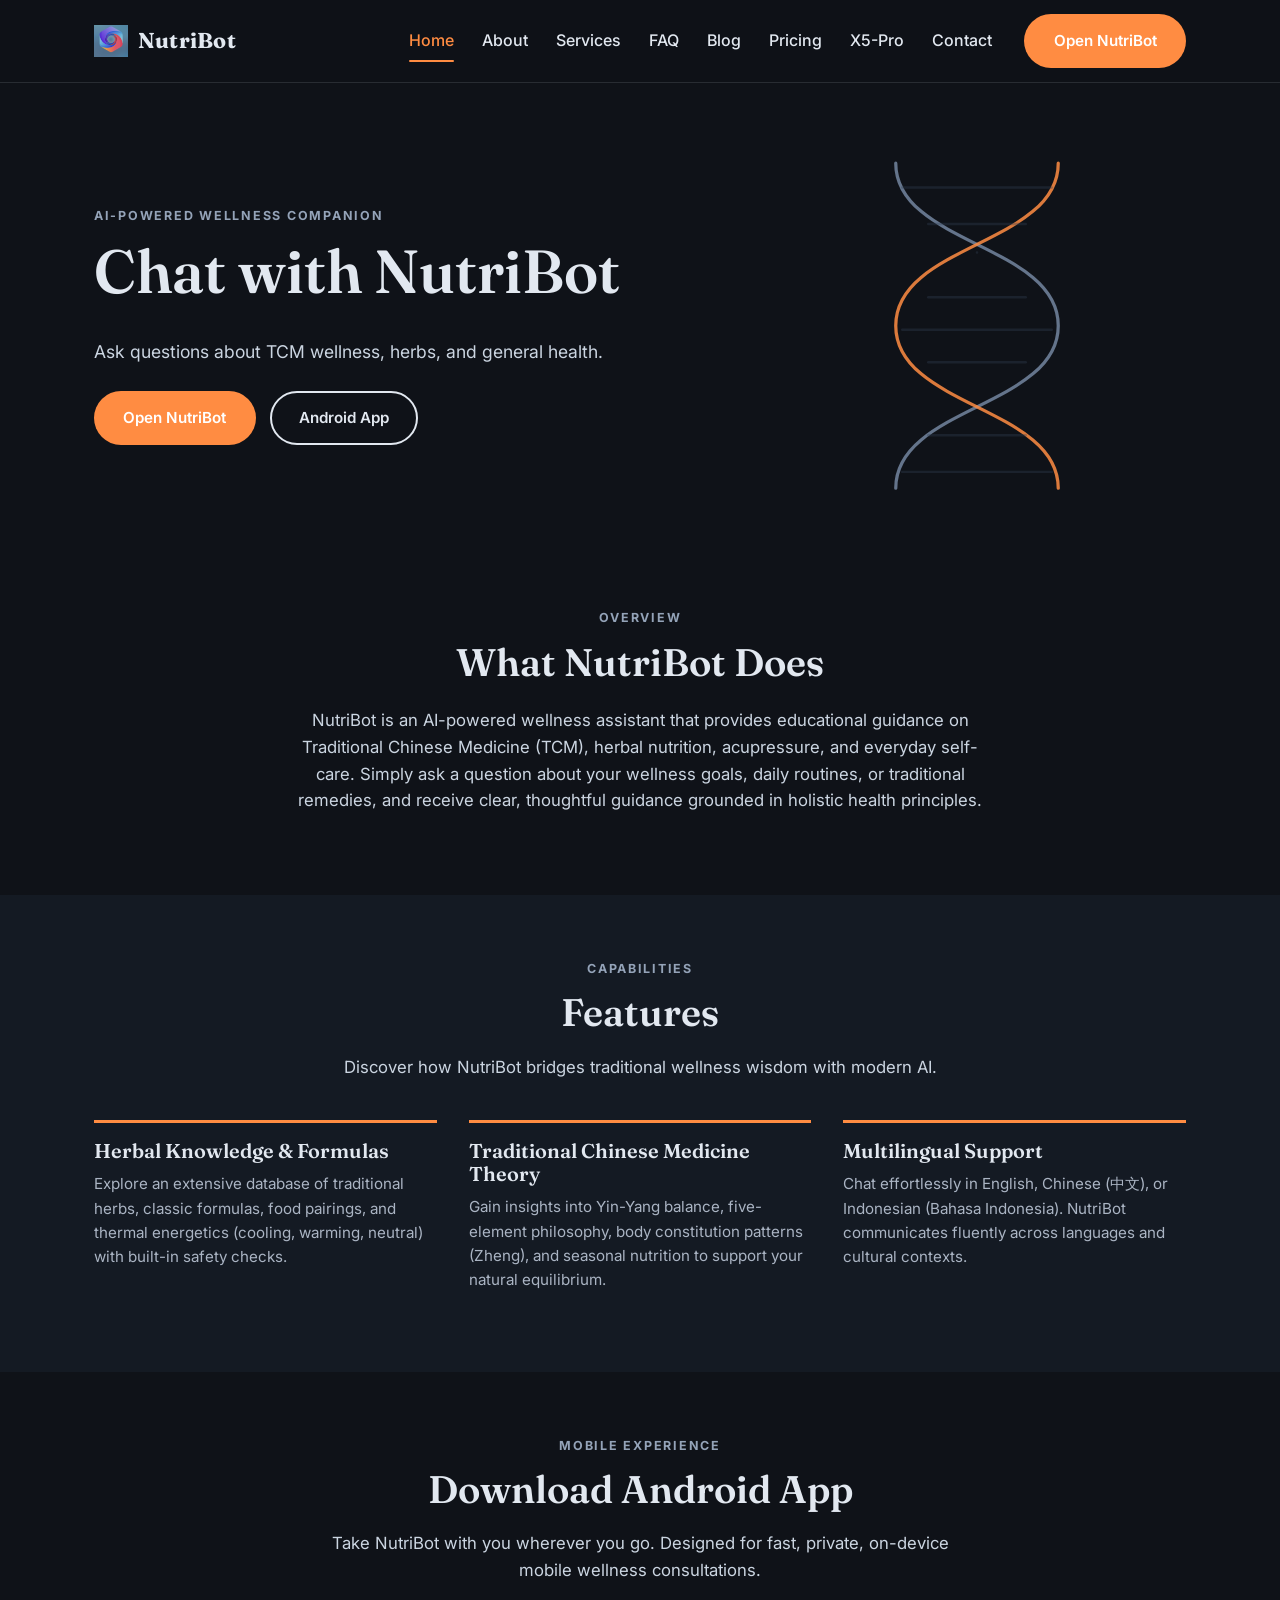
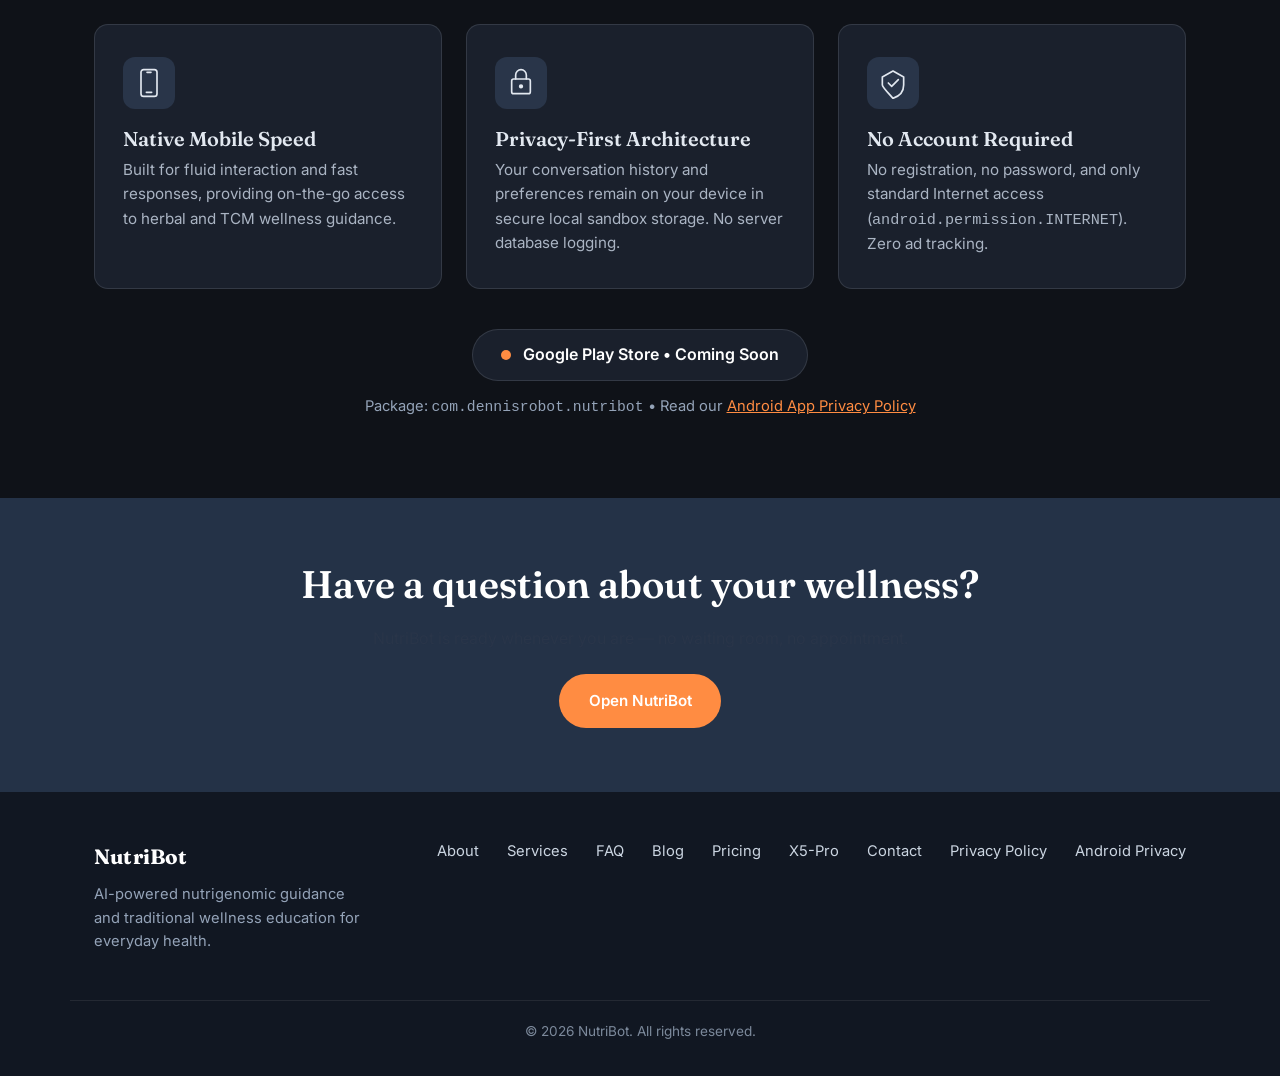
<file: index.html>
<!DOCTYPE html>
<html lang="en">
<head>
<meta charset="UTF-8">
<meta name="viewport" content="width=device-width, initial-scale=1.0">
<title>NutriBot — AI TCM &amp; Wellness Companion</title>
<meta name="description" content="Chat with NutriBot. Ask questions about TCM wellness, herbs, and general health.">
<link rel="preconnect" href="https://fonts.googleapis.com">
<link rel="preconnect" href="https://fonts.gstatic.com" crossorigin>
<link href="https://fonts.googleapis.com/css2?family=Fraunces:opsz,wght@9..144,400;9..144,500;9..144,600;9..144,700&family=Inter:wght@400;500;600;700&display=swap" rel="stylesheet">
<link rel="stylesheet" href="assets/style.css">
</head>
<body>

<!-- ===== HEADER ===== -->
<header class="site-header">
  <div class="container header-inner">
    <a href="index.html" class="logo">
      <img class="logo-mark" src="assets/logo.png" alt="" width="34" height="34">
      <span class="logo-text">NutriBot</span>
    </a>

    <nav class="main-nav" aria-label="Primary">
      <a href="index.html" class="active">Home</a>
      <a href="about.html">About</a>
      <a href="services.html">Services</a>
      <a href="faq.html">FAQ</a>
      <a href="blog.html">Blog</a>
      <a href="pricing_1.html">Pricing</a>
      <a href="x5-pro.html">X5-Pro</a>
      <a href="contact.html">Contact</a>
    </nav>

    <a href="https://ainutribot.streamlit.app" class="btn btn-primary nav-cta" target="_blank" rel="noopener">Open NutriBot</a>

    <button class="nav-toggle" aria-label="Toggle menu" aria-expanded="false">
      <span></span><span></span><span></span>
    </button>
  </div>
</header>

<!-- ===== HERO ===== -->
<section class="hero">
  <div class="container hero-inner">
    <div class="hero-copy">
      <p class="eyebrow">AI-Powered Wellness Companion</p>
      <h1>Chat with NutriBot</h1>
      <p class="hero-sub">Ask questions about TCM wellness, herbs, and general health.</p>
      <div class="hero-actions">
        <a href="https://ainutribot.streamlit.app" class="btn btn-primary" target="_blank" rel="noopener">Open NutriBot</a>
        <a href="#android" class="btn btn-ghost">Android App</a>
      </div>
    </div>
    <div class="hero-visual" aria-hidden="true">
      <svg viewBox="0 0 320 420" width="100%" class="helix">
        <path d="M60 10 C60 110, 260 110, 260 210 C260 310, 60 310, 60 410" stroke="#64748B" stroke-width="4" fill="none" stroke-linecap="round"/>
        <path d="M260 10 C260 110, 60 110, 60 210 C60 310, 260 310, 260 410" stroke="#FF8C42" stroke-width="4" fill="none" stroke-linecap="round" opacity="0.85"/>
        <g stroke="#334155" stroke-width="3" stroke-linecap="round" opacity="0.35">
          <line x1="68" y1="40" x2="252" y2="40"/>
          <line x1="100" y1="85" x2="220" y2="85"/>
          <line x1="160" y1="120" x2="160" y2="120"/>
          <line x1="100" y1="175" x2="220" y2="175"/>
          <line x1="68" y1="215" x2="252" y2="215"/>
          <line x1="100" y1="255" x2="220" y2="255"/>
          <line x1="100" y1="345" x2="220" y2="345"/>
          <line x1="68" y1="390" x2="252" y2="390"/>
        </g>
      </svg>
    </div>
  </div>
</section>

<!-- ===== WHAT NUTRIBOT DOES ===== -->
<section class="section" id="about">
  <div class="container intro-block">
    <p class="eyebrow">Overview</p>
    <h2>What NutriBot Does</h2>
    <p class="lead">NutriBot is an AI-powered wellness assistant that provides educational guidance on Traditional Chinese Medicine (TCM), herbal nutrition, acupressure, and everyday self-care. Simply ask a question about your wellness goals, daily routines, or traditional remedies, and receive clear, thoughtful guidance grounded in holistic health principles.</p>
  </div>
</section>

<!-- ===== FEATURES ===== -->
<section class="section section-alt" id="features">
  <div class="container">
    <div class="section-head">
      <p class="eyebrow">Capabilities</p>
      <h2>Features</h2>
      <p class="lead">Discover how NutriBot bridges traditional wellness wisdom with modern AI.</p>
    </div>

    <div class="feature-grid">
      <div class="feature">
        <h3>Herbal Knowledge &amp; Formulas</h3>
        <p>Explore an extensive database of traditional herbs, classic formulas, food pairings, and thermal energetics (cooling, warming, neutral) with built-in safety checks.</p>
      </div>
      <div class="feature">
        <h3>Traditional Chinese Medicine Theory</h3>
        <p>Gain insights into Yin-Yang balance, five-element philosophy, body constitution patterns (Zheng), and seasonal nutrition to support your natural equilibrium.</p>
      </div>
      <div class="feature">
        <h3>Multilingual Support</h3>
        <p>Chat effortlessly in English, Chinese (中文), or Indonesian (Bahasa Indonesia). NutriBot communicates fluently across languages and cultural contexts.</p>
      </div>
    </div>
  </div>
</section>

<!-- ===== DOWNLOAD ANDROID APP ===== -->
<section class="section" id="android">
  <div class="container">
    <div class="section-head">
      <p class="eyebrow">Mobile Experience</p>
      <h2>Download Android App</h2>
      <p class="lead">Take NutriBot with you wherever you go. Designed for fast, private, on-device mobile wellness consultations.</p>
    </div>

    <div class="card-grid">
      <article class="card">
        <div class="card-icon" aria-hidden="true">
          <svg viewBox="0 0 48 48" width="32" fill="none" stroke="currentColor" stroke-width="2.5" stroke-linecap="round" stroke-linejoin="round">
            <rect x="12" y="4" width="24" height="40" rx="4"/>
            <line x1="20" y1="38" x2="28" y2="38"/>
            <line x1="21" y1="8" x2="27" y2="8"/>
          </svg>
        </div>
        <h3>Native Mobile Speed</h3>
        <p>Built for fluid interaction and fast responses, providing on-the-go access to herbal and TCM wellness guidance.</p>
      </article>

      <article class="card">
        <div class="card-icon" aria-hidden="true">
          <svg viewBox="0 0 48 48" width="32" fill="none" stroke="currentColor" stroke-width="2.5" stroke-linecap="round" stroke-linejoin="round">
            <rect x="10" y="18" width="28" height="22" rx="3"/>
            <path d="M16 18V12a8 8 0 0 1 16 0v6"/>
            <circle cx="24" cy="29" r="2" fill="currentColor"/>
          </svg>
        </div>
        <h3>Privacy-First Architecture</h3>
        <p>Your conversation history and preferences remain on your device in secure local sandbox storage. No server database logging.</p>
      </article>

      <article class="card">
        <div class="card-icon" aria-hidden="true">
          <svg viewBox="0 0 48 48" width="32" fill="none" stroke="currentColor" stroke-width="2.5" stroke-linecap="round" stroke-linejoin="round">
            <path d="M24 6l16 9v12c0 10-7 17-16 20C15 37 8 30 8 27V15z"/>
            <path d="M17 24l5 5 10-10"/>
          </svg>
        </div>
        <h3>No Account Required</h3>
        <p>No registration, no password, and only standard Internet access (<code>android.permission.INTERNET</code>). Zero ad tracking.</p>
      </article>
    </div>

    <div style="text-align:center; margin-top: 40px;">
      <div style="display:inline-flex; align-items:center; gap:12px; background:#1A202C; border:1px solid var(--line); border-radius:999px; padding:12px 28px;">
        <span style="display:inline-block; width:10px; height:10px; border-radius:50%; background:var(--coral);"></span>
        <span style="font-weight:600; color:#fff;">Google Play Store &bull; Coming Soon</span>
      </div>
      <p style="margin-top: 14px; font-size: 0.92rem; color: #94A3B8;">
        Package: <code>com.dennisrobot.nutribot</code> &bull; Read our <a href="privacy-android.html" style="color:var(--coral); text-decoration:underline;">Android App Privacy Policy</a>
      </p>
    </div>
  </div>
</section>

<!-- ===== CTA ===== -->
<section class="cta-band">
  <div class="container cta-inner">
    <h2>Have a question about your wellness?</h2>
    <p>NutriBot is ready whenever you are — no waiting room, no appointment.</p>
    <a href="https://ainutribot.streamlit.app" class="btn btn-primary" target="_blank" rel="noopener">Open NutriBot</a>
  </div>
</section>

<!-- ===== FOOTER ===== -->
<footer class="site-footer">
  <div class="container footer-inner">
    <div class="footer-brand">
      <span class="logo-text">NutriBot</span>
      <p>AI-powered nutrigenomic guidance and traditional wellness education for everyday health.</p>
    </div>
    <nav class="footer-nav" aria-label="Footer">
      <a href="about.html">About</a>
      <a href="services.html">Services</a>
      <a href="faq.html">FAQ</a>
      <a href="blog.html">Blog</a>
      <a href="pricing_1.html">Pricing</a>
      <a href="x5-pro.html">X5-Pro</a>
      <a href="contact.html">Contact</a>
      <a href="privacy.html">Privacy Policy</a>
      <a href="privacy-android.html">Android Privacy</a>
    </nav>
  </div>
  <div class="container footer-bottom">
    <p>&copy; 2026 NutriBot. All rights reserved.</p>
  </div>
</footer>

<script src="assets/script.js"></script>
</body>
</html>
</file>
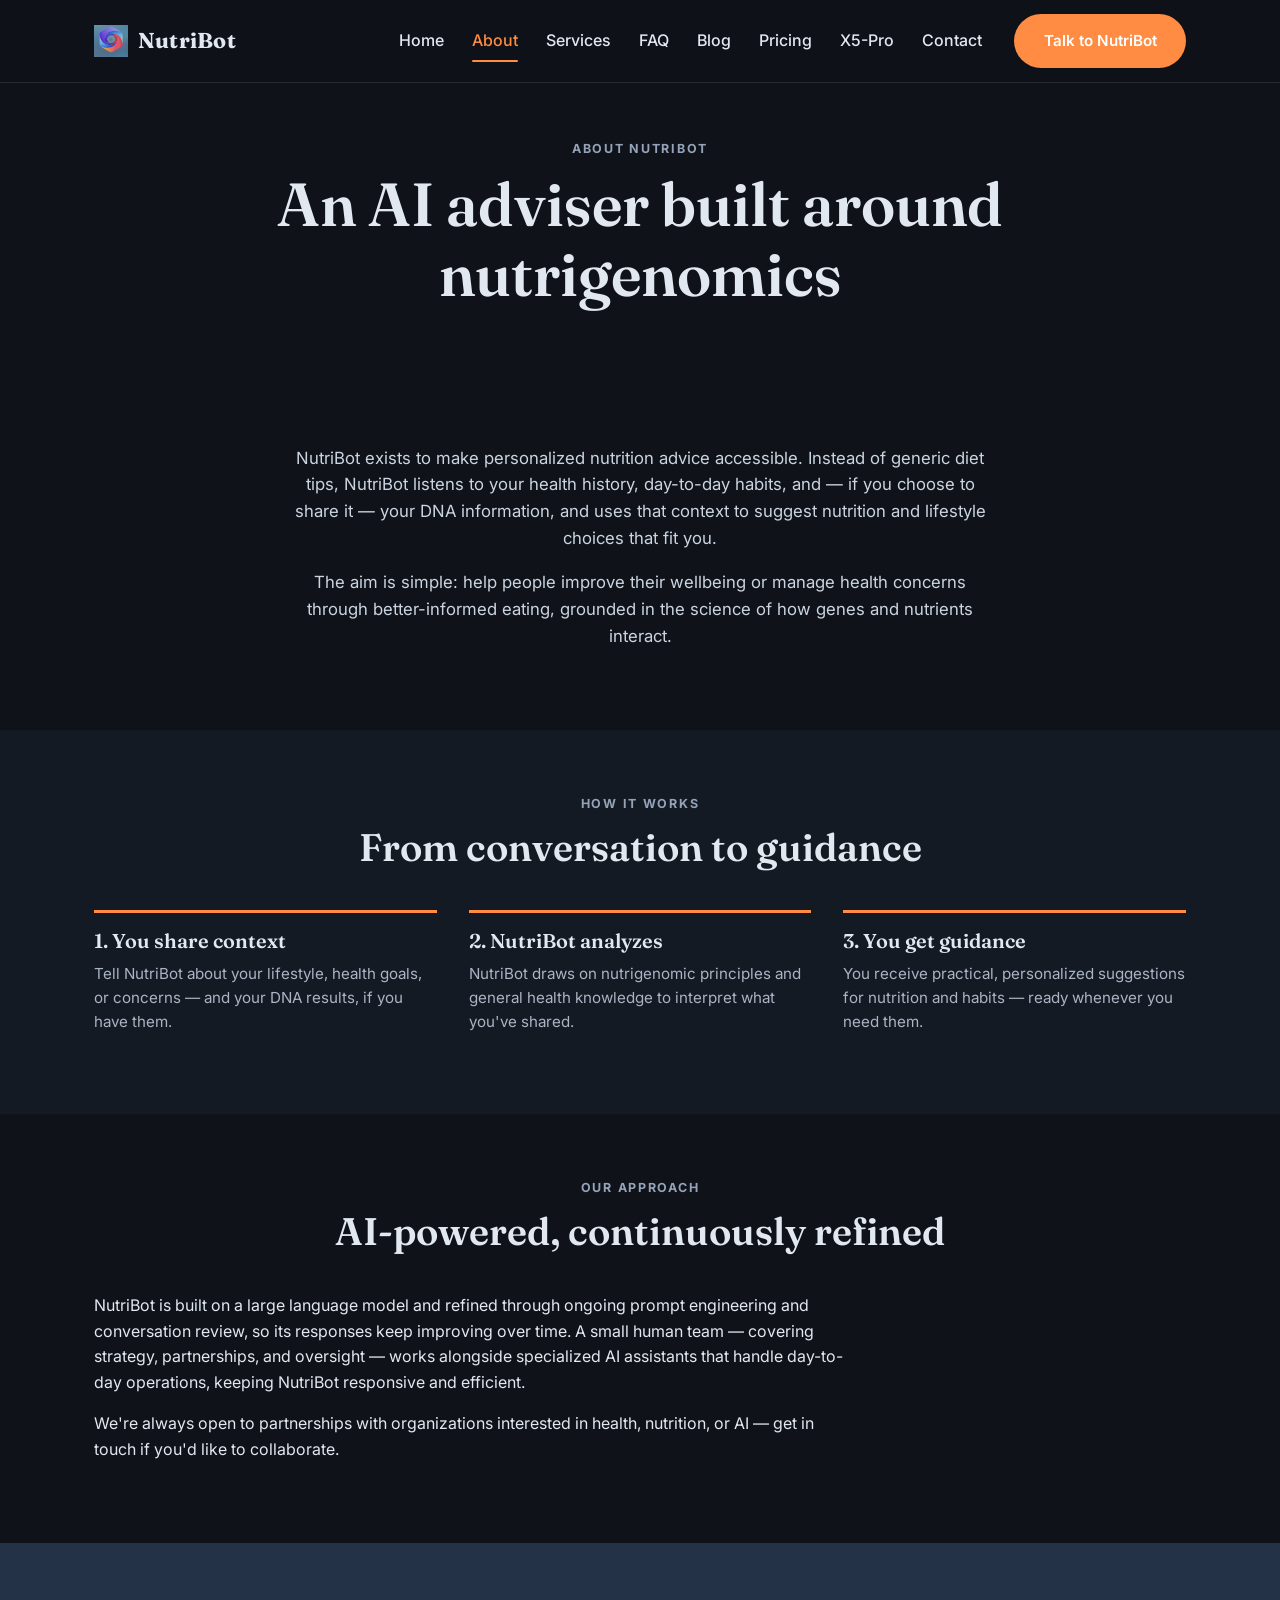
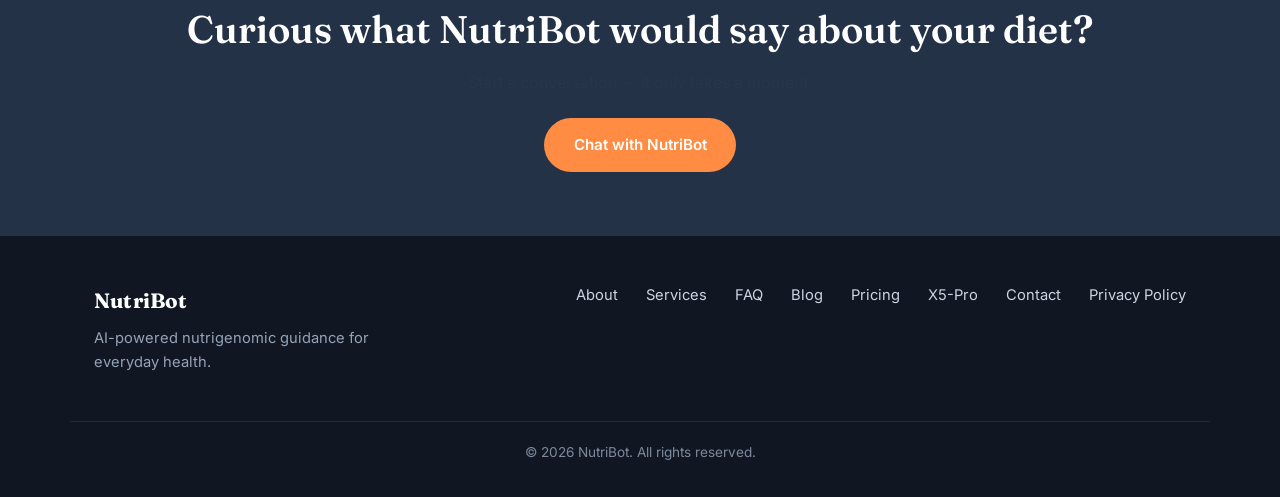
<file: about.html>
<!DOCTYPE html>
<html lang="en">
<head>
<meta charset="UTF-8">
<meta name="viewport" content="width=device-width, initial-scale=1.0">
<title>About — NutriBot</title>
<meta name="description" content="Learn how NutriBot combines AI, nutrigenomics, and ongoing research to give you personalized health and nutrition guidance.">
<link rel="preconnect" href="https://fonts.googleapis.com">
<link rel="preconnect" href="https://fonts.gstatic.com" crossorigin>
<link href="https://fonts.googleapis.com/css2?family=Fraunces:opsz,wght@9..144,400;9..144,500;9..144,600;9..144,700&family=Inter:wght@400;500;600;700&display=swap" rel="stylesheet">
<link rel="stylesheet" href="assets/style.css">
</head>
<body>

<header class="site-header">
  <div class="container header-inner">
    <a href="index.html" class="logo">
      <img class="logo-mark" src="assets/logo.png" alt="" width="34" height="34">
      <span class="logo-text">NutriBot</span>
    </a>
    <nav class="main-nav" aria-label="Primary">
      <a href="index.html">Home</a>
      <a href="about.html" class="active">About</a>
      <a href="services.html">Services</a>
      <a href="faq.html">FAQ</a>
      <a href="blog.html">Blog</a>
      <a href="pricing_1.html">Pricing</a>
      <a href="x5-pro.html">X5-Pro</a>
      <a href="contact.html">Contact</a>
    </nav>
    <a href="https://ainutribot.streamlit.app" class="btn btn-primary nav-cta" target="_blank" rel="noopener">Talk to NutriBot</a>
    <button class="nav-toggle" aria-label="Toggle menu" aria-expanded="false">
      <span></span><span></span><span></span>
    </button>
  </div>
</header>

<section class="page-hero">
  <div class="container">
    <p class="eyebrow">About NutriBot</p>
    <h1>An AI adviser built around nutrigenomics</h1>
  </div>
</section>

<section class="section">
  <div class="container intro-block">
    <p class="lead">NutriBot exists to make personalized nutrition advice accessible. Instead of generic diet tips, NutriBot listens to your health history, day-to-day habits, and — if you choose to share it — your DNA information, and uses that context to suggest nutrition and lifestyle choices that fit you.</p>
    <p class="lead">The aim is simple: help people improve their wellbeing or manage health concerns through better-informed eating, grounded in the science of how genes and nutrients interact.</p>
  </div>
</section>

<section class="section section-alt">
  <div class="container">
    <div class="section-head">
      <p class="eyebrow">How it works</p>
      <h2>From conversation to guidance</h2>
    </div>
    <div class="feature-grid">
      <div class="feature">
        <h3>1. You share context</h3>
        <p>Tell NutriBot about your lifestyle, health goals, or concerns — and your DNA results, if you have them.</p>
      </div>
      <div class="feature">
        <h3>2. NutriBot analyzes</h3>
        <p>NutriBot draws on nutrigenomic principles and general health knowledge to interpret what you've shared.</p>
      </div>
      <div class="feature">
        <h3>3. You get guidance</h3>
        <p>You receive practical, personalized suggestions for nutrition and habits — ready whenever you need them.</p>
      </div>
    </div>
  </div>
</section>

<section class="section">
  <div class="container">
    <div class="section-head">
      <p class="eyebrow">Our approach</p>
      <h2>AI-powered, continuously refined</h2>
    </div>
    <div class="intro-block" style="text-align:left; max-width:760px;">
      <p>NutriBot is built on a large language model and refined through ongoing prompt engineering and conversation review, so its responses keep improving over time. A small human team — covering strategy, partnerships, and oversight — works alongside specialized AI assistants that handle day-to-day operations, keeping NutriBot responsive and efficient.</p>
      <p>We're always open to partnerships with organizations interested in health, nutrition, or AI — get in touch if you'd like to collaborate.</p>
    </div>
  </div>
</section>

<section class="cta-band">
  <div class="container cta-inner">
    <h2>Curious what NutriBot would say about your diet?</h2>
    <p>Start a conversation — it only takes a moment.</p>
    <a href="https://ainutribot.streamlit.app" class="btn btn-primary" target="_blank" rel="noopener">Chat with NutriBot</a>
  </div>
</section>

<footer class="site-footer">
  <div class="container footer-inner">
    <div class="footer-brand">
      <span class="logo-text">NutriBot</span>
      <p>AI-powered nutrigenomic guidance for everyday health.</p>
    </div>
    <nav class="footer-nav" aria-label="Footer">
      <a href="about.html">About</a>
      <a href="services.html">Services</a>
      <a href="faq.html">FAQ</a>
      <a href="blog.html">Blog</a>
      <a href="pricing_1.html">Pricing</a>
      <a href="x5-pro.html">X5-Pro</a>
      <a href="contact.html">Contact</a>
      <a href="privacy.html">Privacy Policy</a>
    </nav>
  </div>
  <div class="container footer-bottom">
    <p>&copy; 2026 NutriBot. All rights reserved.</p>
  </div>
</footer>

<script src="assets/script.js"></script>
</body>
</html>
</file>
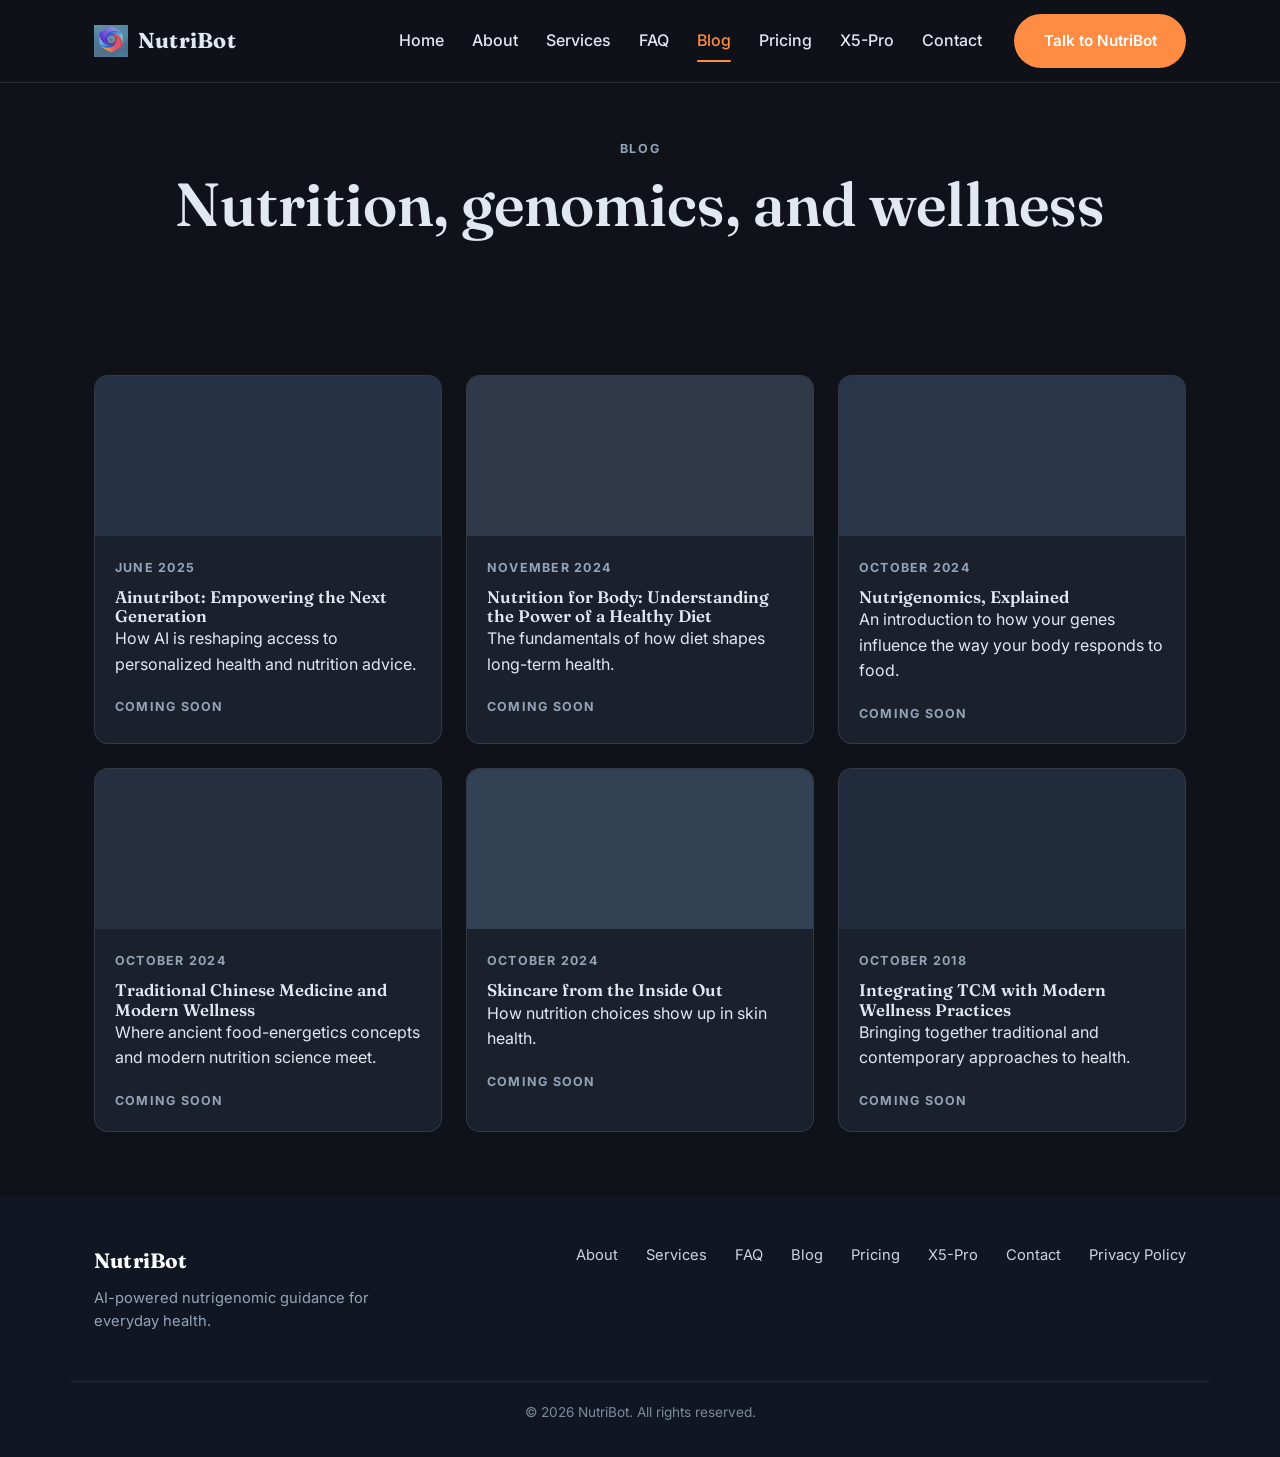
<file: blog.html>
<!DOCTYPE html>
<html lang="en">
<head>
<meta charset="UTF-8">
<meta name="viewport" content="width=device-width, initial-scale=1.0">
<title>Blog — NutriBot</title>
<meta name="description" content="Articles on nutrigenomics, nutrition, and wellness from NutriBot.">
<link rel="preconnect" href="https://fonts.googleapis.com">
<link rel="preconnect" href="https://fonts.gstatic.com" crossorigin>
<link href="https://fonts.googleapis.com/css2?family=Fraunces:opsz,wght@9..144,400;9..144,500;9..144,600;9..144,700&family=Inter:wght@400;500;600;700&display=swap" rel="stylesheet">
<link rel="stylesheet" href="assets/style.css">
</head>
<body>

<header class="site-header">
  <div class="container header-inner">
    <a href="index.html" class="logo">
      <img class="logo-mark" src="assets/logo.png" alt="" width="34" height="34">
      <span class="logo-text">NutriBot</span>
    </a>
    <nav class="main-nav" aria-label="Primary">
      <a href="index.html">Home</a>
      <a href="about.html">About</a>
      <a href="services.html">Services</a>
      <a href="faq.html">FAQ</a>
      <a href="blog.html" class="active">Blog</a>
      <a href="pricing_1.html">Pricing</a>
      <a href="x5-pro.html">X5-Pro</a>
      <a href="contact.html">Contact</a>
    </nav>
    <a href="https://ainutribot.streamlit.app" class="btn btn-primary nav-cta" target="_blank" rel="noopener">Talk to NutriBot</a>
    <button class="nav-toggle" aria-label="Toggle menu" aria-expanded="false">
      <span></span><span></span><span></span>
    </button>
  </div>
</header>

<section class="page-hero">
  <div class="container">
    <p class="eyebrow">Blog</p>
    <h1>Nutrition, genomics, and wellness</h1>
  </div>
</section>

<section class="section">
  <div class="container">
    <div class="news-grid">
      <article class="news-card">
        <div class="news-thumb" style="background-color:#253246"></div>
        <div class="news-body">
          <span class="news-date">June 2025</span>
          <h3>Ainutribot: Empowering the Next Generation</h3>
          <p>How AI is reshaping access to personalized health and nutrition advice.</p>
          <span class="news-date">Coming Soon</span>
        </div>
      </article>
      <article class="news-card">
        <div class="news-thumb" style="background-color:#30394A"></div>
        <div class="news-body">
          <span class="news-date">November 2024</span>
          <h3>Nutrition for Body: Understanding the Power of a Healthy Diet</h3>
          <p>The fundamentals of how diet shapes long-term health.</p>
          <span class="news-date">Coming Soon</span>
        </div>
      </article>
      <article class="news-card">
        <div class="news-thumb" style="background-color:#293549"></div>
        <div class="news-body">
          <span class="news-date">October 2024</span>
          <h3>Nutrigenomics, Explained</h3>
          <p>An introduction to how your genes influence the way your body responds to food.</p>
          <span class="news-date">Coming Soon</span>
        </div>
      </article>
      <article class="news-card">
        <div class="news-thumb" style="background-color:#252F40"></div>
        <div class="news-body">
          <span class="news-date">October 2024</span>
          <h3>Traditional Chinese Medicine and Modern Wellness</h3>
          <p>Where ancient food-energetics concepts and modern nutrition science meet.</p>
          <span class="news-date">Coming Soon</span>
        </div>
      </article>
      <article class="news-card">
        <div class="news-thumb" style="background-color:#334155"></div>
        <div class="news-body">
          <span class="news-date">October 2024</span>
          <h3>Skincare from the Inside Out</h3>
          <p>How nutrition choices show up in skin health.</p>
          <span class="news-date">Coming Soon</span>
        </div>
      </article>
      <article class="news-card">
        <div class="news-thumb" style="background-color:#202B3B"></div>
        <div class="news-body">
          <span class="news-date">October 2018</span>
          <h3>Integrating TCM with Modern Wellness Practices</h3>
          <p>Bringing together traditional and contemporary approaches to health.</p>
          <span class="news-date">Coming Soon</span>
        </div>
      </article>
    </div>
  </div>
</section>

<footer class="site-footer">
  <div class="container footer-inner">
    <div class="footer-brand">
      <span class="logo-text">NutriBot</span>
      <p>AI-powered nutrigenomic guidance for everyday health.</p>
    </div>
    <nav class="footer-nav" aria-label="Footer">
      <a href="about.html">About</a>
      <a href="services.html">Services</a>
      <a href="faq.html">FAQ</a>
      <a href="blog.html">Blog</a>
      <a href="pricing_1.html">Pricing</a>
      <a href="x5-pro.html">X5-Pro</a>
      <a href="contact.html">Contact</a>
      <a href="privacy.html">Privacy Policy</a>
    </nav>
  </div>
  <div class="container footer-bottom">
    <p>&copy; 2026 NutriBot. All rights reserved.</p>
  </div>
</footer>

<script src="assets/script.js"></script>
</body>
</html>
</file>
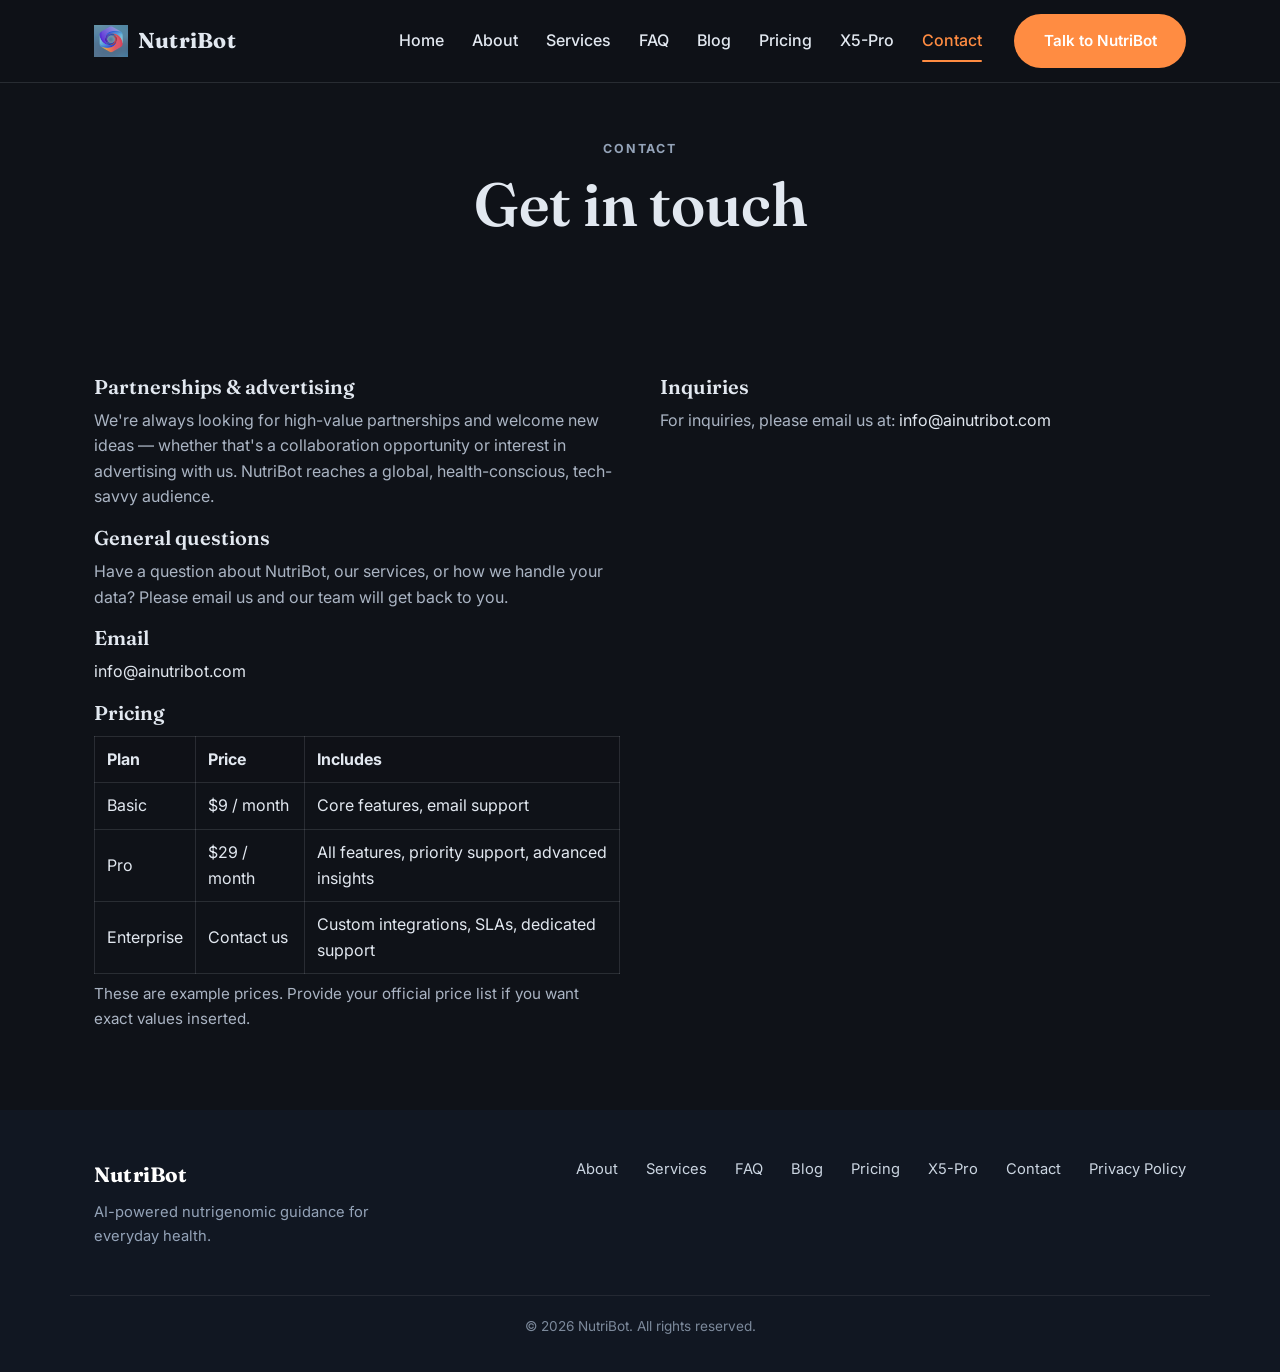
<file: contact.html>
<!DOCTYPE html>
<html lang="en">
<head>
<meta charset="UTF-8">
<meta name="viewport" content="width=device-width, initial-scale=1.0">
<title>Contact — NutriBot</title>
<meta name="description" content="Get in touch with the NutriBot team about partnerships, advertising, or general questions.">
<link rel="preconnect" href="https://fonts.googleapis.com">
<link rel="preconnect" href="https://fonts.gstatic.com" crossorigin>
<link href="https://fonts.googleapis.com/css2?family=Fraunces:opsz,wght@9..144,400;9..144,500;9..144,600;9..144,700&family=Inter:wght@400;500;600;700&display=swap" rel="stylesheet">
<link rel="stylesheet" href="assets/style.css">
<style>
.contact-grid{
  display:grid;
  grid-template-columns: 1fr 1fr;
  gap: 40px;
  align-items:start;
}
.contact-info h3{ margin-top:0; }
.contact-info p{ color:#AAB4C3; }
.pricing-table{ width:100%; border-collapse:collapse; margin-top:12px; }
.pricing-table th, .pricing-table td{ border:1px solid var(--line); padding:10px 12px; text-align:left; }
.pricing-table th{ background:rgba(0,0,0,0.03); font-weight:700; }
.pricing-note{ color:#AAB4C3; font-size:0.95rem; margin-top:8px; }
@media (max-width: 800px){
  .contact-grid{ grid-template-columns: 1fr; }
}
</style>
</head>
<body>

<header class="site-header">
  <div class="container header-inner">
    <a href="index.html" class="logo">
      <img class="logo-mark" src="assets/logo.png" alt="" width="34" height="34">
      <span class="logo-text">NutriBot</span>
    </a>
    <nav class="main-nav" aria-label="Primary">
      <a href="index.html">Home</a>
      <a href="about.html">About</a>
      <a href="services.html">Services</a>
      <a href="faq.html">FAQ</a>
      <a href="blog.html">Blog</a>
      <a href="pricing_1.html">Pricing</a>
      <a href="x5-pro.html">X5-Pro</a>
      <a href="contact.html" class="active">Contact</a>
    </nav>
    <a href="https://ainutribot.streamlit.app" class="btn btn-primary nav-cta" target="_blank" rel="noopener">Talk to NutriBot</a>
    <button class="nav-toggle" aria-label="Toggle menu" aria-expanded="false">
      <span></span><span></span><span></span>
    </button>
  </div>
</header>

<section class="page-hero">
  <div class="container">
    <p class="eyebrow">Contact</p>
    <h1>Get in touch</h1>
  </div>
</section>

<section class="section">
  <div class="container contact-grid">
    <div class="contact-info">
      <h3>Partnerships &amp; advertising</h3>
      <p>We're always looking for high-value partnerships and welcome new ideas — whether that's a collaboration opportunity or interest in advertising with us. NutriBot reaches a global, health-conscious, tech-savvy audience.</p>

      <h3>General questions</h3>
      <p>Have a question about NutriBot, our services, or how we handle your data? Please email us and our team will get back to you.</p>

      <h3>Email</h3>
      <p><a href="mailto:info@ainutribot.com">info@ainutribot.com</a></p>

      <h3>Pricing</h3>
      <div class="pricing">
        <table class="pricing-table" aria-label="Pricing plans">
          <thead>
            <tr>
              <th>Plan</th>
              <th>Price</th>
              <th>Includes</th>
            </tr>
          </thead>
          <tbody>
            <tr>
              <td>Basic</td>
              <td>$9 / month</td>
              <td>Core features, email support</td>
            </tr>
            <tr>
              <td>Pro</td>
              <td>$29 / month</td>
              <td>All features, priority support, advanced insights</td>
            </tr>
            <tr>
              <td>Enterprise</td>
              <td>Contact us</td>
              <td>Custom integrations, SLAs, dedicated support</td>
            </tr>
          </tbody>
        </table>
        <p class="pricing-note">These are example prices. Provide your official price list if you want exact values inserted.</p>
      </div>
    </div>

    <div class="contact-info">
      <h3>Inquiries</h3>
      <p>For inquiries, please email us at: <a href="mailto:info@ainutribot.com">info@ainutribot.com</a></p>
    </div>
  </div>
</section>

<footer class="site-footer">
  <div class="container footer-inner">
    <div class="footer-brand">
      <span class="logo-text">NutriBot</span>
      <p>AI-powered nutrigenomic guidance for everyday health.</p>
    </div>
    <nav class="footer-nav" aria-label="Footer">
      <a href="about.html">About</a>
      <a href="services.html">Services</a>
      <a href="faq.html">FAQ</a>
      <a href="blog.html">Blog</a>
      <a href="pricing_1.html">Pricing</a>
      <a href="x5-pro.html">X5-Pro</a>
      <a href="contact.html">Contact</a>
      <a href="privacy.html">Privacy Policy</a>
    </nav>
  </div>
  <div class="container footer-bottom">
    <p>&copy; 2026 NutriBot. All rights reserved.</p>
  </div>
</footer>

<script src="assets/script.js"></script>
</body>
</html>
</file>
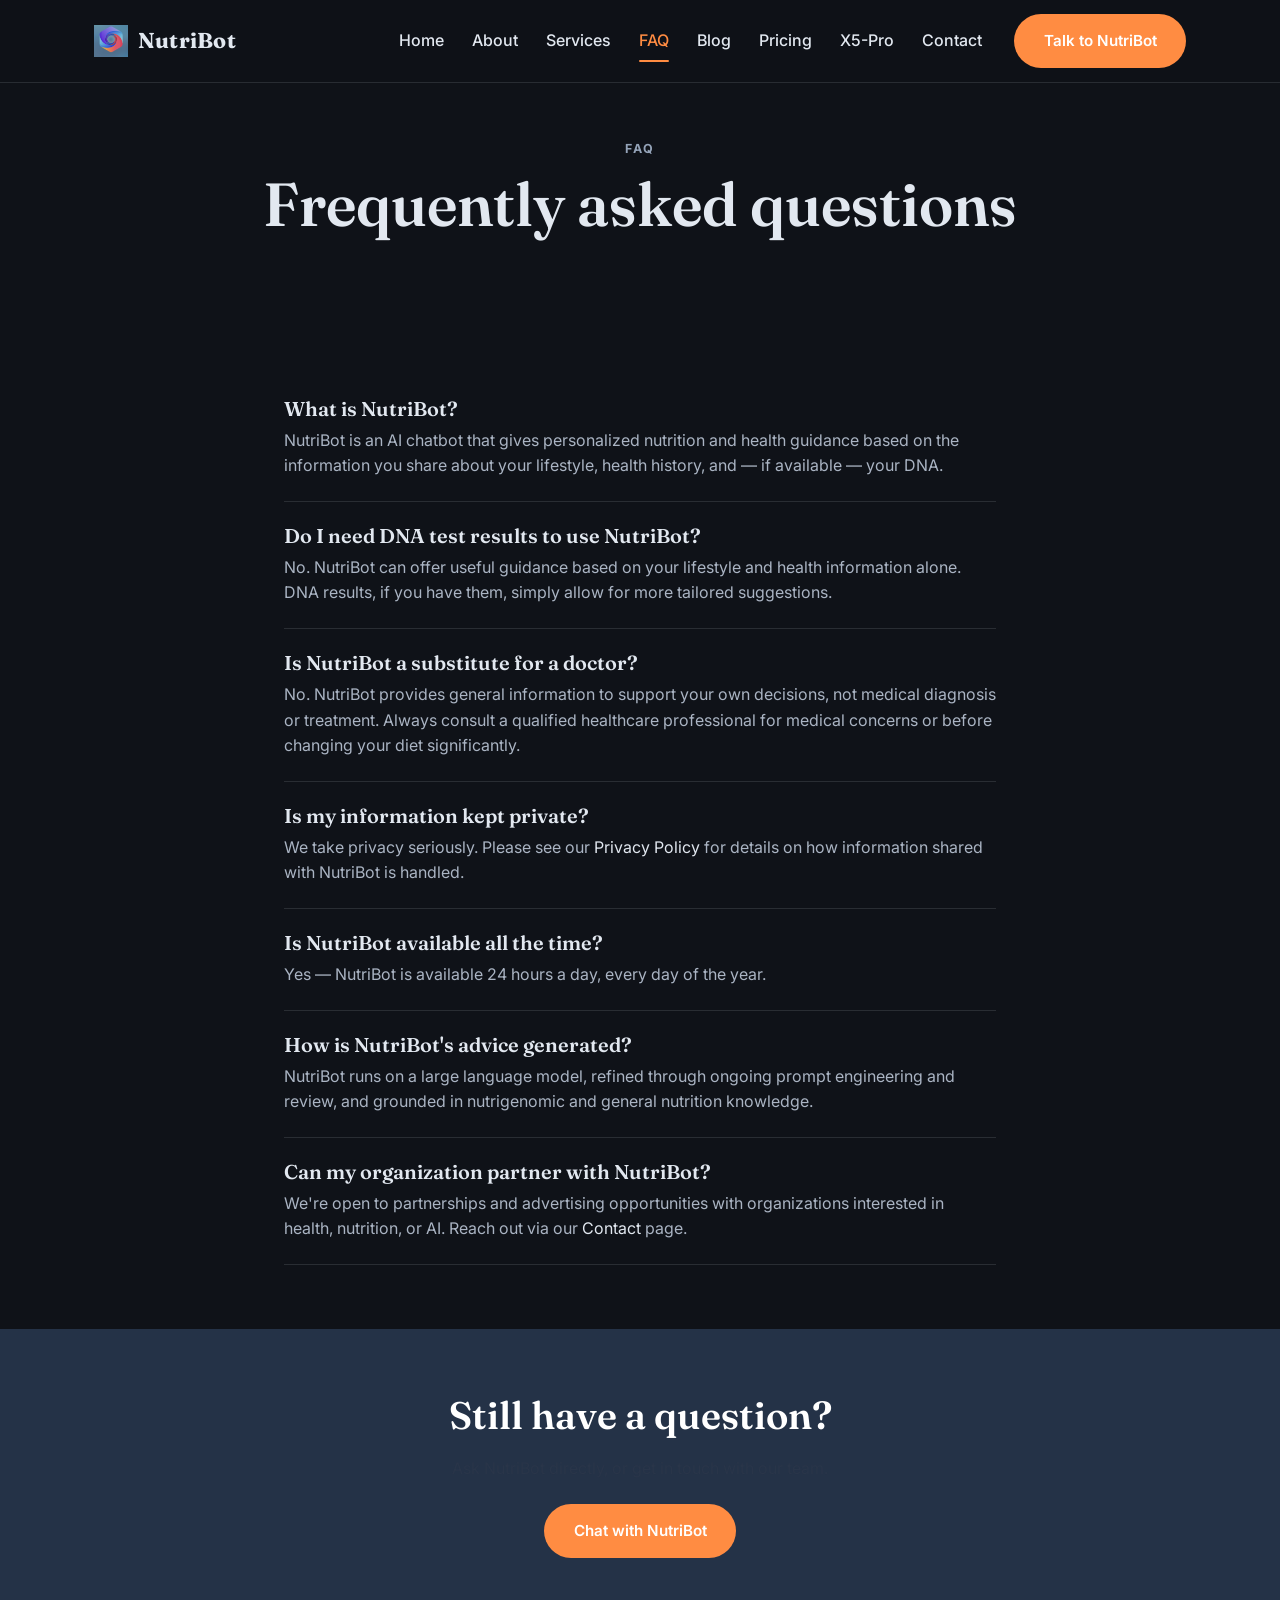
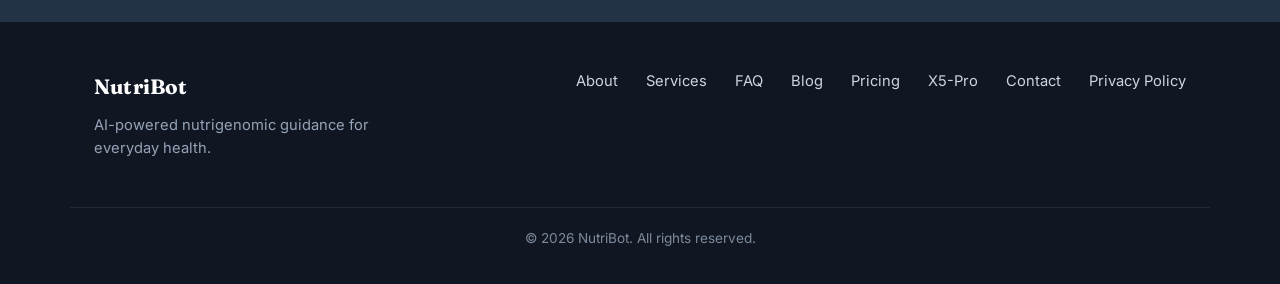
<file: faq.html>
<!DOCTYPE html>
<html lang="en">
<head>
<meta charset="UTF-8">
<meta name="viewport" content="width=device-width, initial-scale=1.0">
<title>FAQ — NutriBot</title>
<meta name="description" content="Frequently asked questions about NutriBot, the AI nutrigenomics adviser.">
<link rel="preconnect" href="https://fonts.googleapis.com">
<link rel="preconnect" href="https://fonts.gstatic.com" crossorigin>
<link href="https://fonts.googleapis.com/css2?family=Fraunces:opsz,wght@9..144,400;9..144,500;9..144,600;9..144,700&family=Inter:wght@400;500;600;700&display=swap" rel="stylesheet">
<link rel="stylesheet" href="assets/style.css">
<style>
.faq-item{
  border-bottom: 1px solid var(--line);
  padding: 22px 0;
}
.faq-item h3{ margin-bottom: 0.4em; }
.faq-item p{ color:#AAB4C3; margin:0; }
.faq-list{ max-width: 760px; margin: 0 auto; }
</style>
</head>
<body>

<header class="site-header">
  <div class="container header-inner">
    <a href="index.html" class="logo">
      <img class="logo-mark" src="assets/logo.png" alt="" width="34" height="34">
      <span class="logo-text">NutriBot</span>
    </a>
    <nav class="main-nav" aria-label="Primary">
      <a href="index.html">Home</a>
      <a href="about.html">About</a>
      <a href="services.html">Services</a>
      <a href="faq.html" class="active">FAQ</a>
      <a href="blog.html">Blog</a>
      <a href="pricing_1.html">Pricing</a>
      <a href="x5-pro.html">X5-Pro</a>
      <a href="contact.html">Contact</a>
    </nav>
    <a href="https://ainutribot.streamlit.app" class="btn btn-primary nav-cta" target="_blank" rel="noopener">Talk to NutriBot</a>
    <button class="nav-toggle" aria-label="Toggle menu" aria-expanded="false">
      <span></span><span></span><span></span>
    </button>
  </div>
</header>

<section class="page-hero">
  <div class="container">
    <p class="eyebrow">FAQ</p>
    <h1>Frequently asked questions</h1>
  </div>
</section>

<section class="section">
  <div class="container faq-list">

    <div class="faq-item">
      <h3>What is NutriBot?</h3>
      <p>NutriBot is an AI chatbot that gives personalized nutrition and health guidance based on the information you share about your lifestyle, health history, and — if available — your DNA.</p>
    </div>

    <div class="faq-item">
      <h3>Do I need DNA test results to use NutriBot?</h3>
      <p>No. NutriBot can offer useful guidance based on your lifestyle and health information alone. DNA results, if you have them, simply allow for more tailored suggestions.</p>
    </div>

    <div class="faq-item">
      <h3>Is NutriBot a substitute for a doctor?</h3>
      <p>No. NutriBot provides general information to support your own decisions, not medical diagnosis or treatment. Always consult a qualified healthcare professional for medical concerns or before changing your diet significantly.</p>
    </div>

    <div class="faq-item">
      <h3>Is my information kept private?</h3>
      <p>We take privacy seriously. Please see our <a href="privacy.html">Privacy Policy</a> for details on how information shared with NutriBot is handled.</p>
    </div>

    <div class="faq-item">
      <h3>Is NutriBot available all the time?</h3>
      <p>Yes — NutriBot is available 24 hours a day, every day of the year.</p>
    </div>

    <div class="faq-item">
      <h3>How is NutriBot's advice generated?</h3>
      <p>NutriBot runs on a large language model, refined through ongoing prompt engineering and review, and grounded in nutrigenomic and general nutrition knowledge.</p>
    </div>

    <div class="faq-item">
      <h3>Can my organization partner with NutriBot?</h3>
      <p>We're open to partnerships and advertising opportunities with organizations interested in health, nutrition, or AI. Reach out via our <a href="contact.html">Contact</a> page.</p>
    </div>

  </div>
</section>

<section class="cta-band">
  <div class="container cta-inner">
    <h2>Still have a question?</h2>
    <p>Ask NutriBot directly, or get in touch with our team.</p>
    <a href="https://ainutribot.streamlit.app" class="btn btn-primary" target="_blank" rel="noopener">Chat with NutriBot</a>
  </div>
</section>

<footer class="site-footer">
  <div class="container footer-inner">
    <div class="footer-brand">
      <span class="logo-text">NutriBot</span>
      <p>AI-powered nutrigenomic guidance for everyday health.</p>
    </div>
    <nav class="footer-nav" aria-label="Footer">
      <a href="about.html">About</a>
      <a href="services.html">Services</a>
      <a href="faq.html">FAQ</a>
      <a href="blog.html">Blog</a>
      <a href="pricing_1.html">Pricing</a>
      <a href="x5-pro.html">X5-Pro</a>
      <a href="contact.html">Contact</a>
      <a href="privacy.html">Privacy Policy</a>
    </nav>
  </div>
  <div class="container footer-bottom">
    <p>&copy; 2026 NutriBot. All rights reserved.</p>
  </div>
</footer>

<script src="assets/script.js"></script>
</body>
</html>
</file>
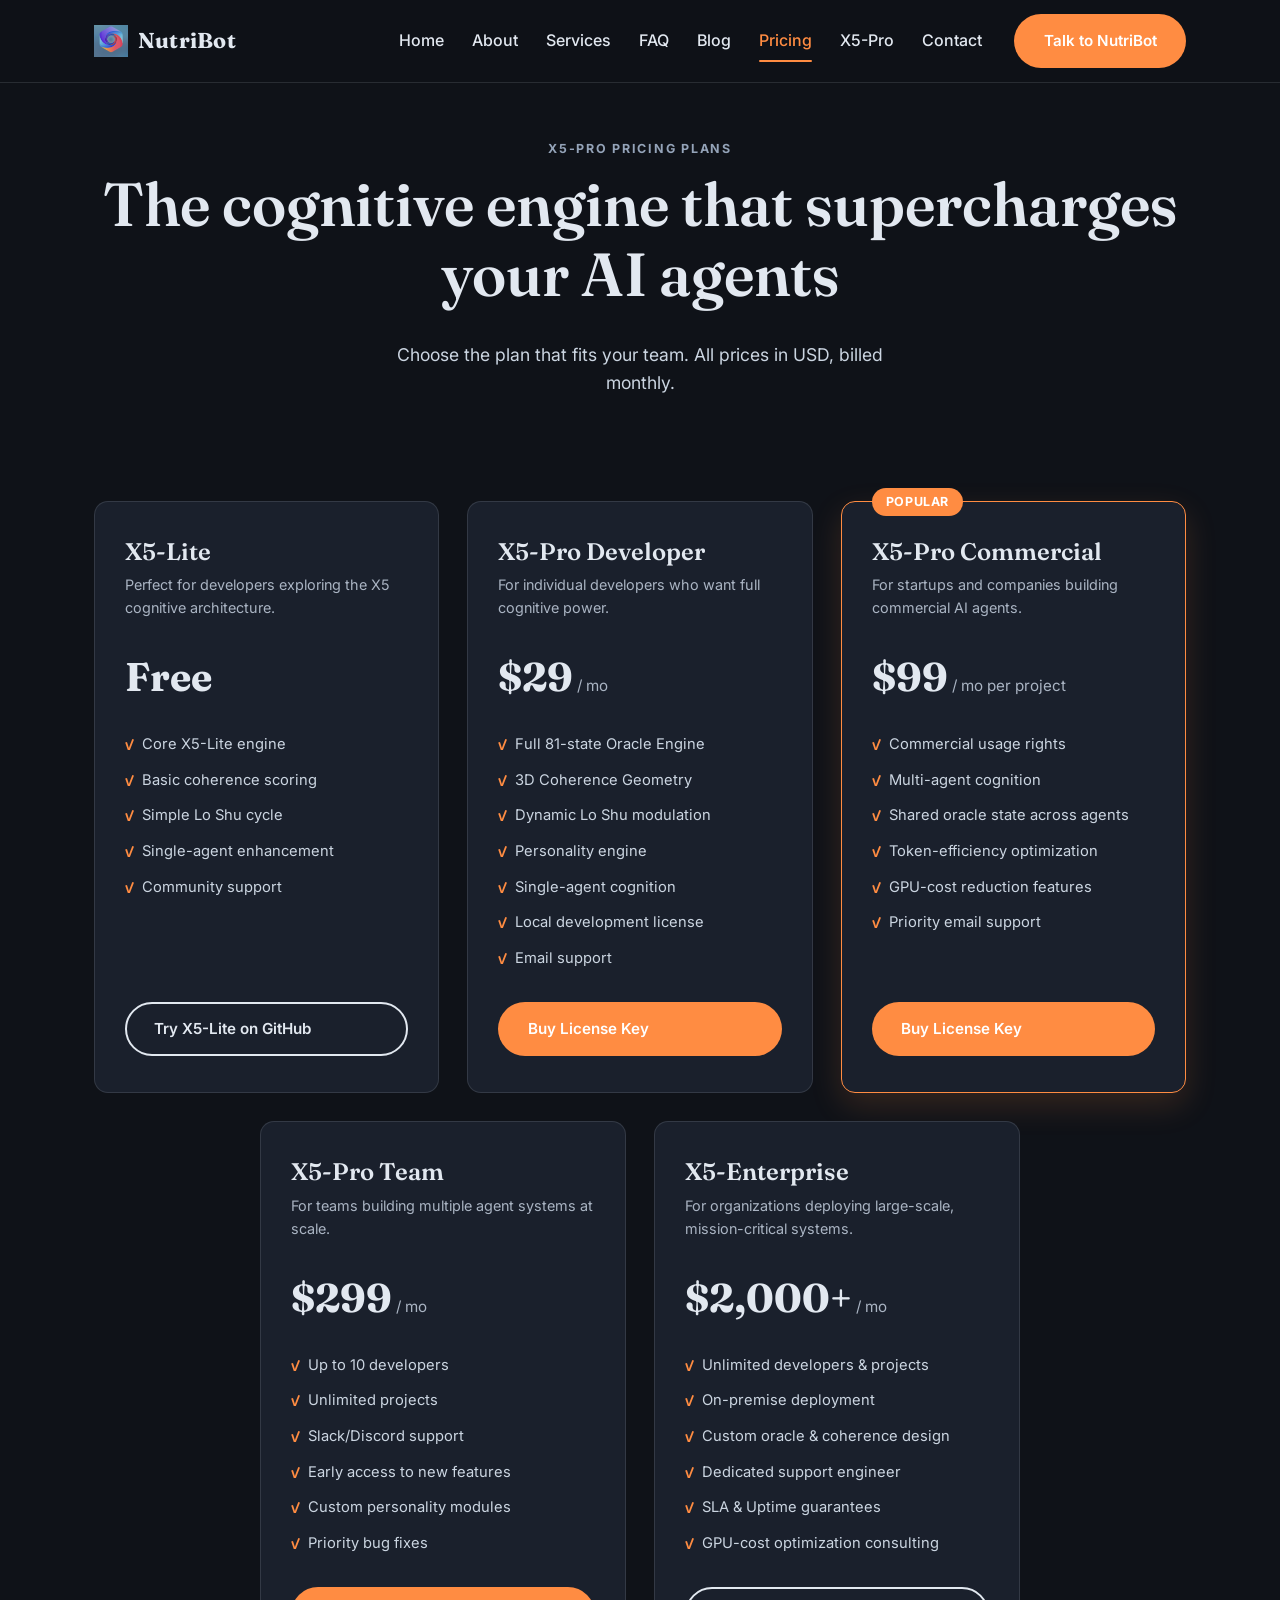
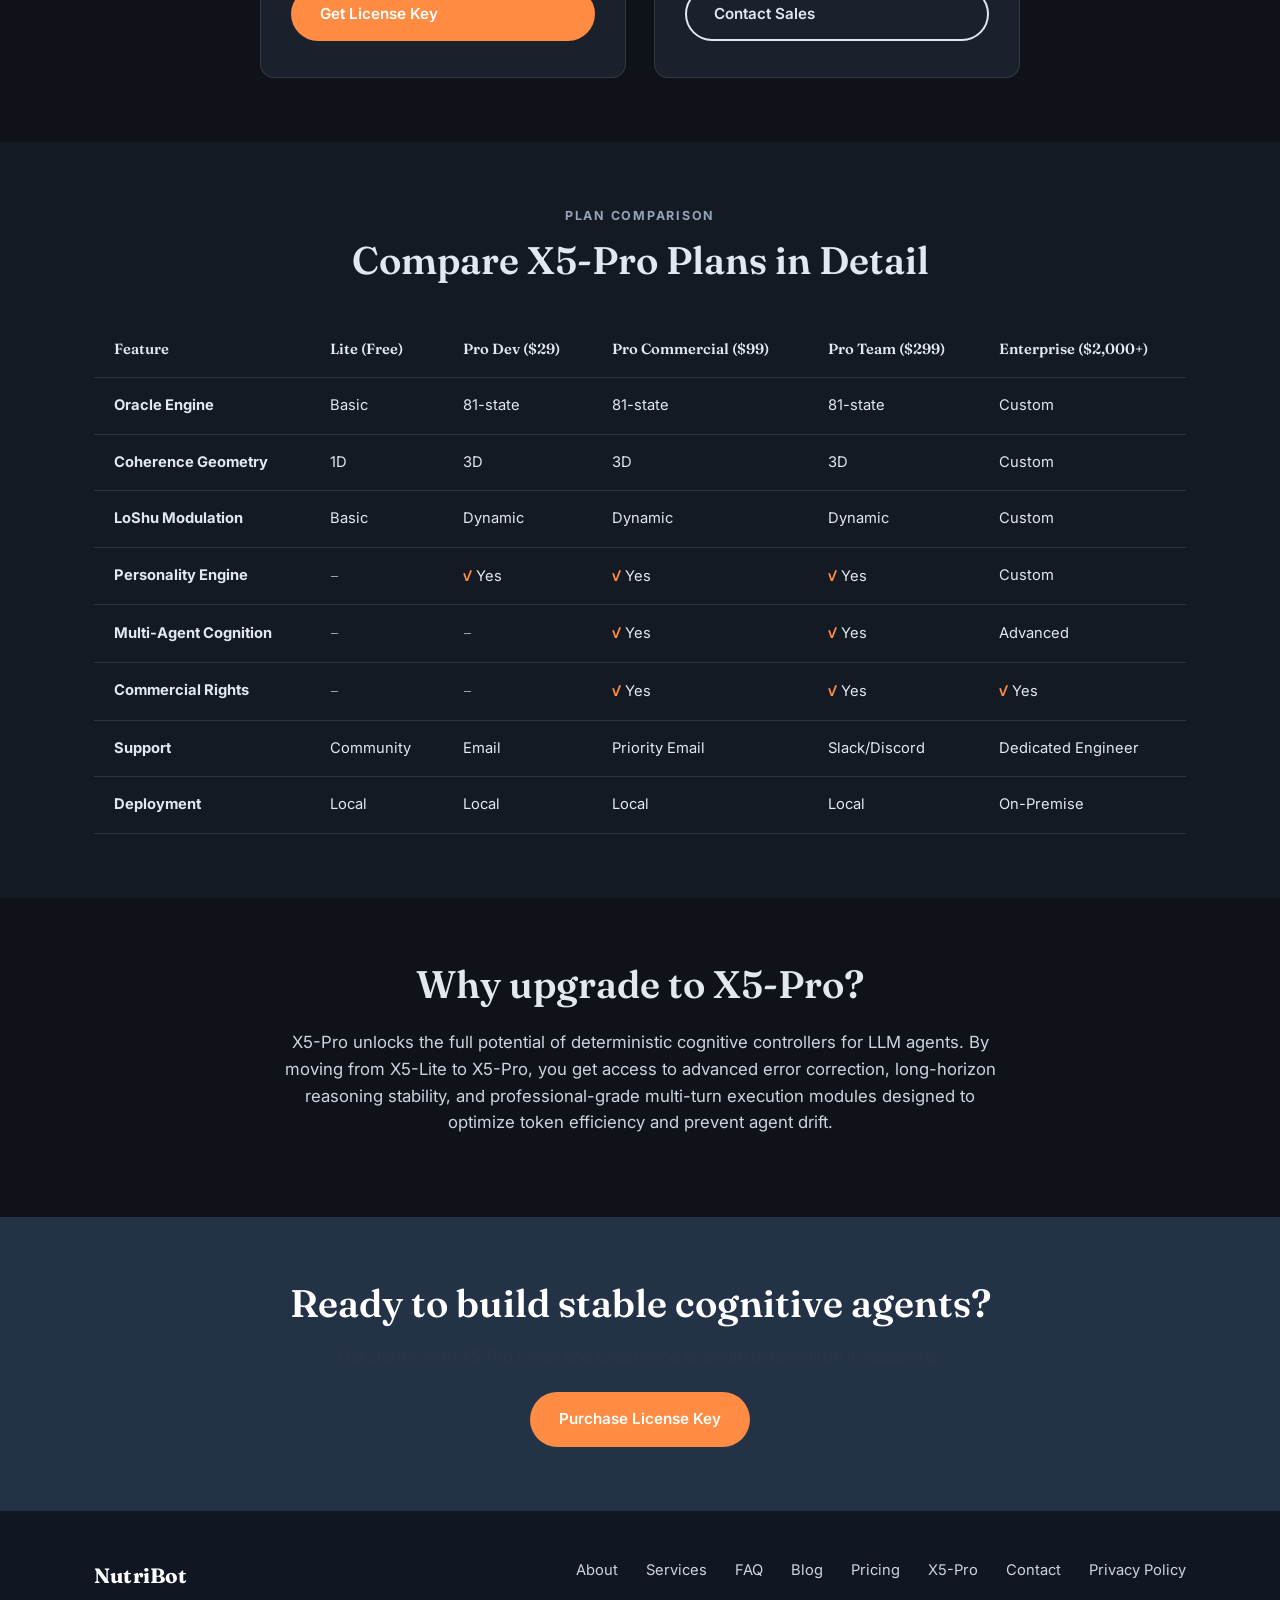
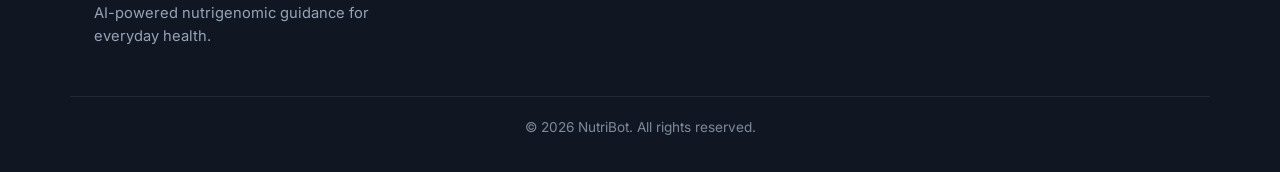
<file: pricing_1.html>
<!DOCTYPE html>
<html lang="en">
<head>
<meta charset="UTF-8">
<meta name="viewport" content="width=device-width, initial-scale=1.0">
<title>Pricing — NutriBot</title>
<link rel="icon" type="image/png" href="assets/logo.png">
<meta name="description" content="Simple, transparent pricing tiers for X5-Pro. From solo developers to large scale enterprises.">
<link rel="preconnect" href="https://fonts.googleapis.com">
<link rel="preconnect" href="https://fonts.gstatic.com" crossorigin>
<link href="https://fonts.googleapis.com/css2?family=Fraunces:opsz,wght@9..144,400;9..144,500;9..144,600;9..144,700&family=Inter:wght@400;500;600;700&family=IBM+Plex+Mono:wght@500;600&display=swap" rel="stylesheet">
<link rel="stylesheet" href="assets/style.css">
<style>
  .pricing-hero { text-align: center; padding: 56px 0 40px; }
  
  .pricing-grid {
    display: grid;
    grid-template-columns: repeat(3, 1fr);
    gap: 28px;
    margin-top: 40px;
  }
  
  .pricing-card {
    background: #1A202C;
    border: 1px solid var(--line);
    border-radius: var(--radius);
    padding: 36px 30px;
    display: flex;
    flex-direction: column;
    position: relative;
    transition: transform 0.18s ease, box-shadow 0.18s ease;
  }
  
  .pricing-card:hover {
    transform: translateY(-4px);
    box-shadow: 0 16px 36px rgba(0,0,0,0.35);
  }
  
  .pricing-card.popular {
    border-color: var(--coral);
    box-shadow: 0 12px 32px rgba(255,140,66,0.16);
  }
  
  .popular-badge {
    position: absolute;
    top: -14px;
    left: 30px;
    background: var(--coral);
    color: #fff;
    font-size: 0.78rem;
    font-weight: 700;
    padding: 4px 14px;
    border-radius: 99px;
    text-transform: uppercase;
    letter-spacing: 0.05em;
  }
  
  .plan-name {
    font-family: var(--font-display);
    font-size: 1.5rem;
    color: var(--forest);
    margin-bottom: 8px;
  }
  
  .plan-description {
    font-size: 0.9rem;
    color: #AAB4C3;
    margin-bottom: 24px;
    min-height: 48px;
  }
  
  .plan-price {
    font-size: 2.5rem;
    font-family: var(--font-display);
    color: var(--forest);
    font-weight: 700;
    margin-bottom: 24px;
    display: flex;
    align-items: baseline;
    gap: 4px;
  }
  
  .plan-price span {
    font-size: 0.95rem;
    font-family: var(--font-body);
    color: #AAB4C3;
    font-weight: 400;
  }
  
  .plan-features {
    list-style: none;
    padding: 0;
    margin: 0 0 32px;
    display: flex;
    flex-direction: column;
    gap: 12px;
    flex-grow: 1;
  }
  
  .plan-features li {
    font-size: 0.92rem;
    color: #CBD5E1;
    display: flex;
    gap: 8px;
    align-items: flex-start;
  }
  
  .check-icon {
    font-family: 'IBM Plex Mono', monospace;
    font-weight: 600;
    color: var(--coral);
  }
  
  .pricing-card.popular .check-icon {
    color: var(--coral);
  }
  
  .table-section {
    padding: 64px 0;
    overflow-x: auto;
  }
  
  .compare-table {
    width: 100%;
    border-collapse: collapse;
    margin-top: 24px;
    font-size: 0.92rem;
    text-align: left;
    min-width: 700px;
  }
  
  .compare-table th, .compare-table td {
    padding: 16px 20px;
    border-bottom: 1px solid var(--line);
  }
  
  .compare-table th {
    font-family: var(--font-display);
    color: var(--forest);
    font-weight: 600;
  }
  
  .compare-table tr:hover td {
    background: rgba(226,232,240,0.04);
  }
  
  .check-val {
    color: var(--coral);
    font-family: 'IBM Plex Mono', monospace;
    font-weight: 600;
  }
  
  .dash-val {
    color: #94A3B8;
    font-family: 'IBM Plex Mono', monospace;
  }

  /* Grid layout modifications for the 5 cards */
  .pricing-row-top {
    display: grid;
    grid-template-columns: repeat(3, 1fr);
    gap: 28px;
    margin-bottom: 28px;
  }
  
  .pricing-row-bottom {
    display: grid;
    grid-template-columns: repeat(2, 1fr);
    gap: 28px;
    max-width: 760px;
    margin: 0 auto;
  }
  
  @media (max-width: 900px) {
    .pricing-row-top, .pricing-row-bottom {
      grid-template-columns: 1fr;
      max-width: 100%;
    }
  }
</style>
</head>
<body>

<header class="site-header">
  <div class="container header-inner">
    <a href="index.html" class="logo">
      <img class="logo-mark" src="assets/logo.png" alt="" width="34" height="34">
      <span class="logo-text">NutriBot</span>
    </a>
    <nav class="main-nav" aria-label="Primary">
      <a href="index.html">Home</a>
      <a href="about.html">About</a>
      <a href="services.html">Services</a>
      <a href="faq.html">FAQ</a>
      <a href="blog.html">Blog</a>
      <a href="pricing_1.html" class="active">Pricing</a>
      <a href="x5-pro.html">X5-Pro</a>
      <a href="contact.html">Contact</a>
    </nav>
    <a href="https://ainutribot.streamlit.app" class="btn btn-primary nav-cta" target="_blank" rel="noopener">Talk to NutriBot</a>
    <button class="nav-toggle" aria-label="Toggle menu" aria-expanded="false">
      <span></span><span></span><span></span>
    </button>
  </div>
</header>

<section class="pricing-hero">
  <div class="container">
    <p class="eyebrow">X5-Pro Pricing Plans</p>
    <h1>The cognitive engine that supercharges your AI agents</h1>
    <p class="hero-sub" style="margin: 0 auto;">Choose the plan that fits your team. All prices in USD, billed monthly.</p>
  </div>
</section>

<!-- PRICING TIERS -->
<section class="section">
  <div class="container">
    
    <!-- Top 3 plans -->
    <div class="pricing-row-top">
      
      <!-- Lite Plan -->
      <div class="pricing-card">
        <h3 class="plan-name">X5-Lite</h3>
        <p class="plan-description">Perfect for developers exploring the X5 cognitive architecture.</p>
        <div class="plan-price">Free</div>
        <ul class="plan-features">
          <li><span class="check-icon">✓</span> Core X5-Lite engine</li>
          <li><span class="check-icon">✓</span> Basic coherence scoring</li>
          <li><span class="check-icon">✓</span> Simple Lo Shu cycle</li>
          <li><span class="check-icon">✓</span> Single-agent enhancement</li>
          <li><span class="check-icon">✓</span> Community support</li>
        </ul>
        <a href="https://github.com" class="btn btn-ghost" target="_blank">Try X5-Lite on GitHub</a>
      </div>

      <!-- Developer Plan -->
      <div class="pricing-card">
        <h3 class="plan-name">X5-Pro Developer</h3>
        <p class="plan-description">For individual developers who want full cognitive power.</p>
        <div class="plan-price">$29<span>/ mo</span></div>
        <ul class="plan-features">
          <li><span class="check-icon">✓</span> Full 81-state Oracle Engine</li>
          <li><span class="check-icon">✓</span> 3D Coherence Geometry</li>
          <li><span class="check-icon">✓</span> Dynamic Lo Shu modulation</li>
          <li><span class="check-icon">✓</span> Personality engine</li>
          <li><span class="check-icon">✓</span> Single-agent cognition</li>
          <li><span class="check-icon">✓</span> Local development license</li>
          <li><span class="check-icon">✓</span> Email support</li>
        </ul>
        <a href="contact.html" class="btn btn-primary">Buy License Key</a>
      </div>

      <!-- Commercial Plan -->
      <div class="pricing-card popular">
        <div class="popular-badge">Popular</div>
        <h3 class="plan-name">X5-Pro Commercial</h3>
        <p class="plan-description">For startups and companies building commercial AI agents.</p>
        <div class="plan-price">$99<span>/ mo per project</span></div>
        <ul class="plan-features">
          <li><span class="check-icon">✓</span> Commercial usage rights</li>
          <li><span class="check-icon">✓</span> Multi-agent cognition</li>
          <li><span class="check-icon">✓</span> Shared oracle state across agents</li>
          <li><span class="check-icon">✓</span> Token-efficiency optimization</li>
          <li><span class="check-icon">✓</span> GPU-cost reduction features</li>
          <li><span class="check-icon">✓</span> Priority email support</li>
        </ul>
        <a href="contact.html" class="btn btn-primary">Buy License Key</a>
      </div>
      
    </div>

    <!-- Bottom 2 plans -->
    <div class="pricing-row-bottom">
      
      <!-- Team Plan -->
      <div class="pricing-card">
        <h3 class="plan-name">X5-Pro Team</h3>
        <p class="plan-description">For teams building multiple agent systems at scale.</p>
        <div class="plan-price">$299<span>/ mo</span></div>
        <ul class="plan-features">
          <li><span class="check-icon">✓</span> Up to 10 developers</li>
          <li><span class="check-icon">✓</span> Unlimited projects</li>
          <li><span class="check-icon">✓</span> Slack/Discord support</li>
          <li><span class="check-icon">✓</span> Early access to new features</li>
          <li><span class="check-icon">✓</span> Custom personality modules</li>
          <li><span class="check-icon">✓</span> Priority bug fixes</li>
        </ul>
        <a href="contact.html" class="btn btn-primary">Get License Key</a>
      </div>

      <!-- Enterprise Plan -->
      <div class="pricing-card">
        <h3 class="plan-name">X5-Enterprise</h3>
        <p class="plan-description">For organizations deploying large-scale, mission-critical systems.</p>
        <div class="plan-price">$2,000+<span>/ mo</span></div>
        <ul class="plan-features">
          <li><span class="check-icon">✓</span> Unlimited developers & projects</li>
          <li><span class="check-icon">✓</span> On-premise deployment</li>
          <li><span class="check-icon">✓</span> Custom oracle & coherence design</li>
          <li><span class="check-icon">✓</span> Dedicated support engineer</li>
          <li><span class="check-icon">✓</span> SLA & Uptime guarantees</li>
          <li><span class="check-icon">✓</span> GPU-cost optimization consulting</li>
        </ul>
        <a href="contact.html" class="btn btn-ghost">Contact Sales</a>
      </div>
      
    </div>

  </div>
</section>

<!-- COMPARISON TABLE -->
<section class="section section-alt table-section">
  <div class="container">
    <div class="section-head">
      <p class="eyebrow">Plan Comparison</p>
      <h2>Compare X5-Pro Plans in Detail</h2>
    </div>
    
    <table class="compare-table">
      <thead>
        <tr>
          <th>Feature</th>
          <th>Lite (Free)</th>
          <th>Pro Dev ($29)</th>
          <th>Pro Commercial ($99)</th>
          <th>Pro Team ($299)</th>
          <th>Enterprise ($2,000+)</th>
        </tr>
      </thead>
      <tbody>
        <tr>
          <td><strong>Oracle Engine</strong></td>
          <td>Basic</td>
          <td>81-state</td>
          <td>81-state</td>
          <td>81-state</td>
          <td>Custom</td>
        </tr>
        <tr>
          <td><strong>Coherence Geometry</strong></td>
          <td>1D</td>
          <td>3D</td>
          <td>3D</td>
          <td>3D</td>
          <td>Custom</td>
        </tr>
        <tr>
          <td><strong>LoShu Modulation</strong></td>
          <td>Basic</td>
          <td>Dynamic</td>
          <td>Dynamic</td>
          <td>Dynamic</td>
          <td>Custom</td>
        </tr>
        <tr>
          <td><strong>Personality Engine</strong></td>
          <td><span class="dash-val">–</span></td>
          <td><span class="check-val">✓</span> Yes</td>
          <td><span class="check-val">✓</span> Yes</td>
          <td><span class="check-val">✓</span> Yes</td>
          <td>Custom</td>
        </tr>
        <tr>
          <td><strong>Multi-Agent Cognition</strong></td>
          <td><span class="dash-val">–</span></td>
          <td><span class="dash-val">–</span></td>
          <td><span class="check-val">✓</span> Yes</td>
          <td><span class="check-val">✓</span> Yes</td>
          <td>Advanced</td>
        </tr>
        <tr>
          <td><strong>Commercial Rights</strong></td>
          <td><span class="dash-val">–</span></td>
          <td><span class="dash-val">–</span></td>
          <td><span class="check-val">✓</span> Yes</td>
          <td><span class="check-val">✓</span> Yes</td>
          <td><span class="check-val">✓</span> Yes</td>
        </tr>
        <tr>
          <td><strong>Support</strong></td>
          <td>Community</td>
          <td>Email</td>
          <td>Priority Email</td>
          <td>Slack/Discord</td>
          <td>Dedicated Engineer</td>
        </tr>
        <tr>
          <td><strong>Deployment</strong></td>
          <td>Local</td>
          <td>Local</td>
          <td>Local</td>
          <td>Local</td>
          <td>On-Premise</td>
        </tr>
      </tbody>
    </table>
  </div>
</section>

<!-- WHY UPGRADE -->
<section class="section">
  <div class="container intro-block">
    <h2>Why upgrade to X5-Pro?</h2>
    <p class="lead">X5-Pro unlocks the full potential of deterministic cognitive controllers for LLM agents. By moving from X5-Lite to X5-Pro, you get access to advanced error correction, long-horizon reasoning stability, and professional-grade multi-turn execution modules designed to optimize token efficiency and prevent agent drift.</p>
  </div>
</section>

<!-- FINAL CTA -->
<section class="cta-band">
  <div class="container cta-inner">
    <h2>Ready to build stable cognitive agents?</h2>
    <p>Get started with X5-Pro today and experience absolute determinism in reasoning.</p>
    <a href="contact.html" class="btn btn-primary">Purchase License Key</a>
  </div>
</section>

<footer class="site-footer">
  <div class="container footer-inner">
    <div class="footer-brand">
      <span class="logo-text">NutriBot</span>
      <p>AI-powered nutrigenomic guidance for everyday health.</p>
    </div>
    <nav class="footer-nav" aria-label="Footer">
      <a href="about.html">About</a>
      <a href="services.html">Services</a>
      <a href="faq.html">FAQ</a>
      <a href="blog.html">Blog</a>
      <a href="pricing_1.html">Pricing</a>
      <a href="x5-pro.html">X5-Pro</a>
      <a href="contact.html">Contact</a>
      <a href="privacy.html">Privacy Policy</a>
    </nav>
  </div>
  <div class="container footer-bottom">
    <p>&copy; 2026 NutriBot. All rights reserved.</p>
  </div>
</footer>

<script src="assets/script.js"></script>
</body>
</html>
</file>
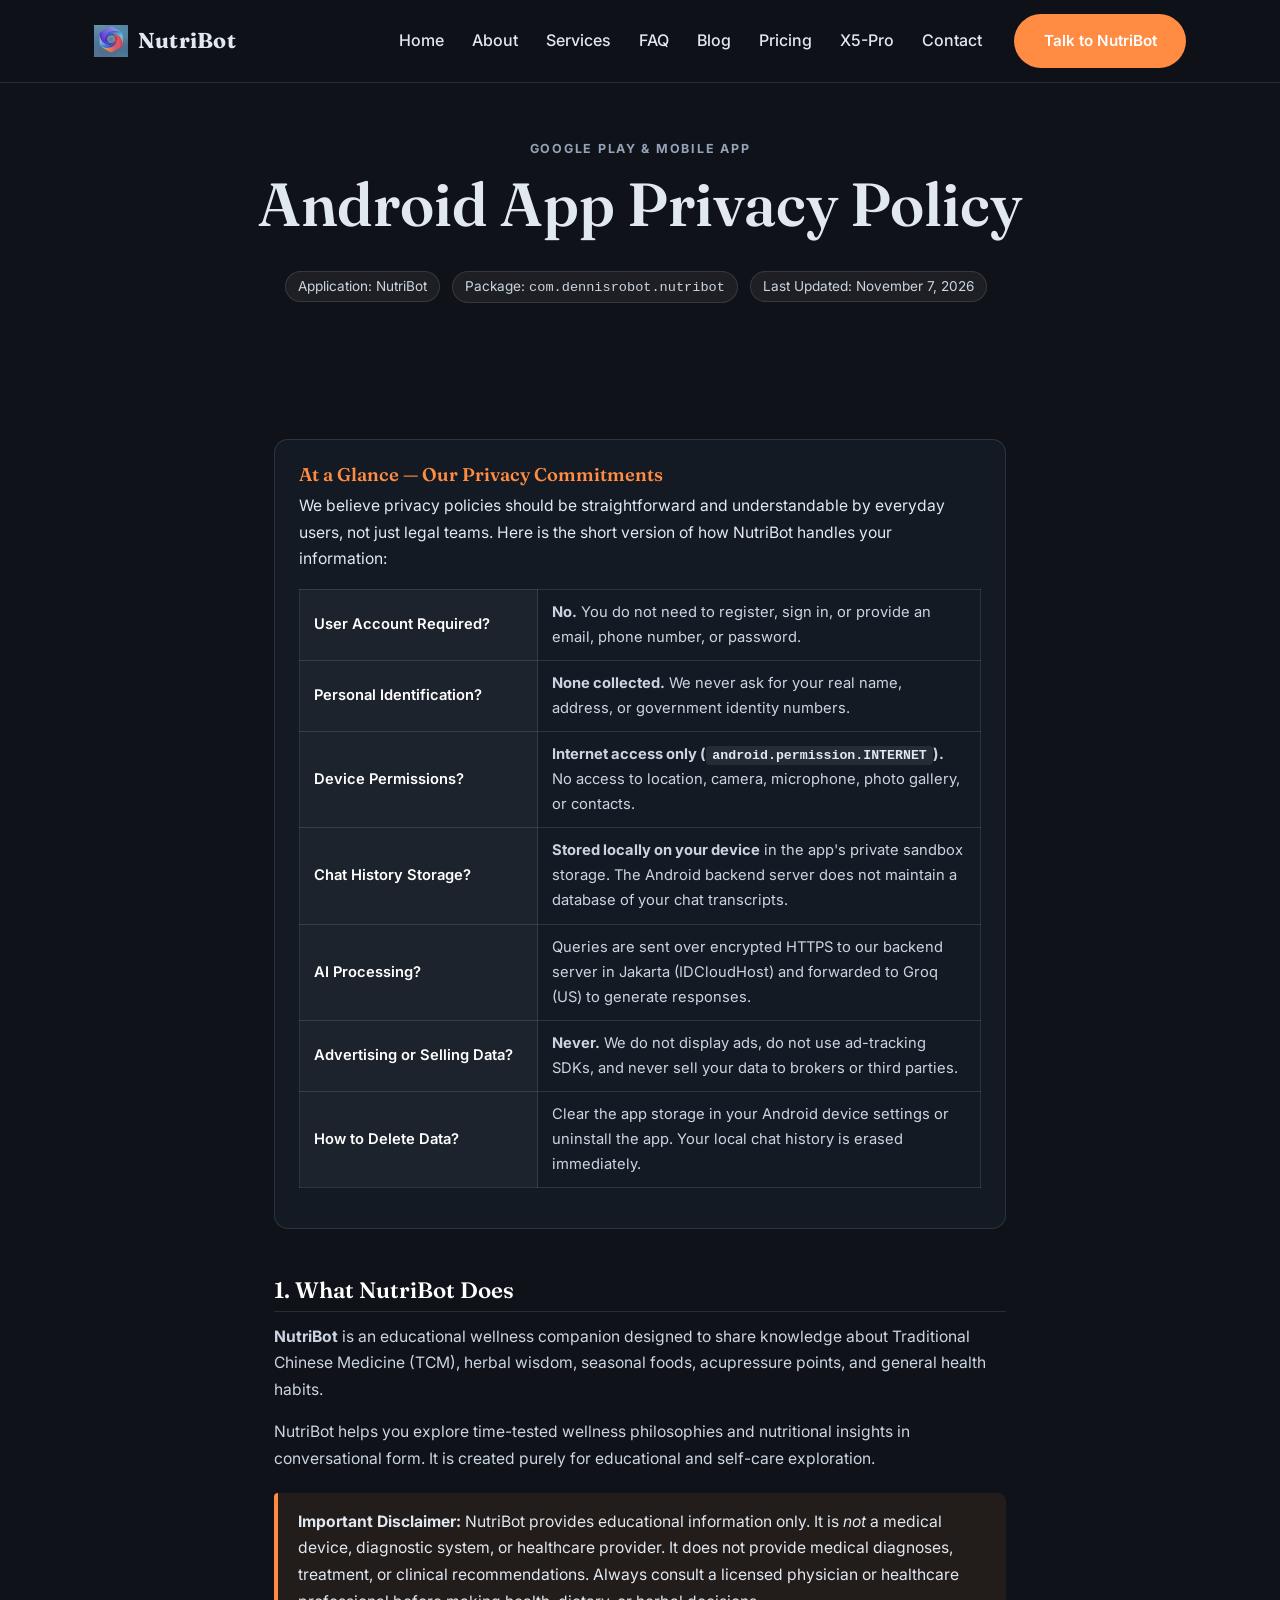
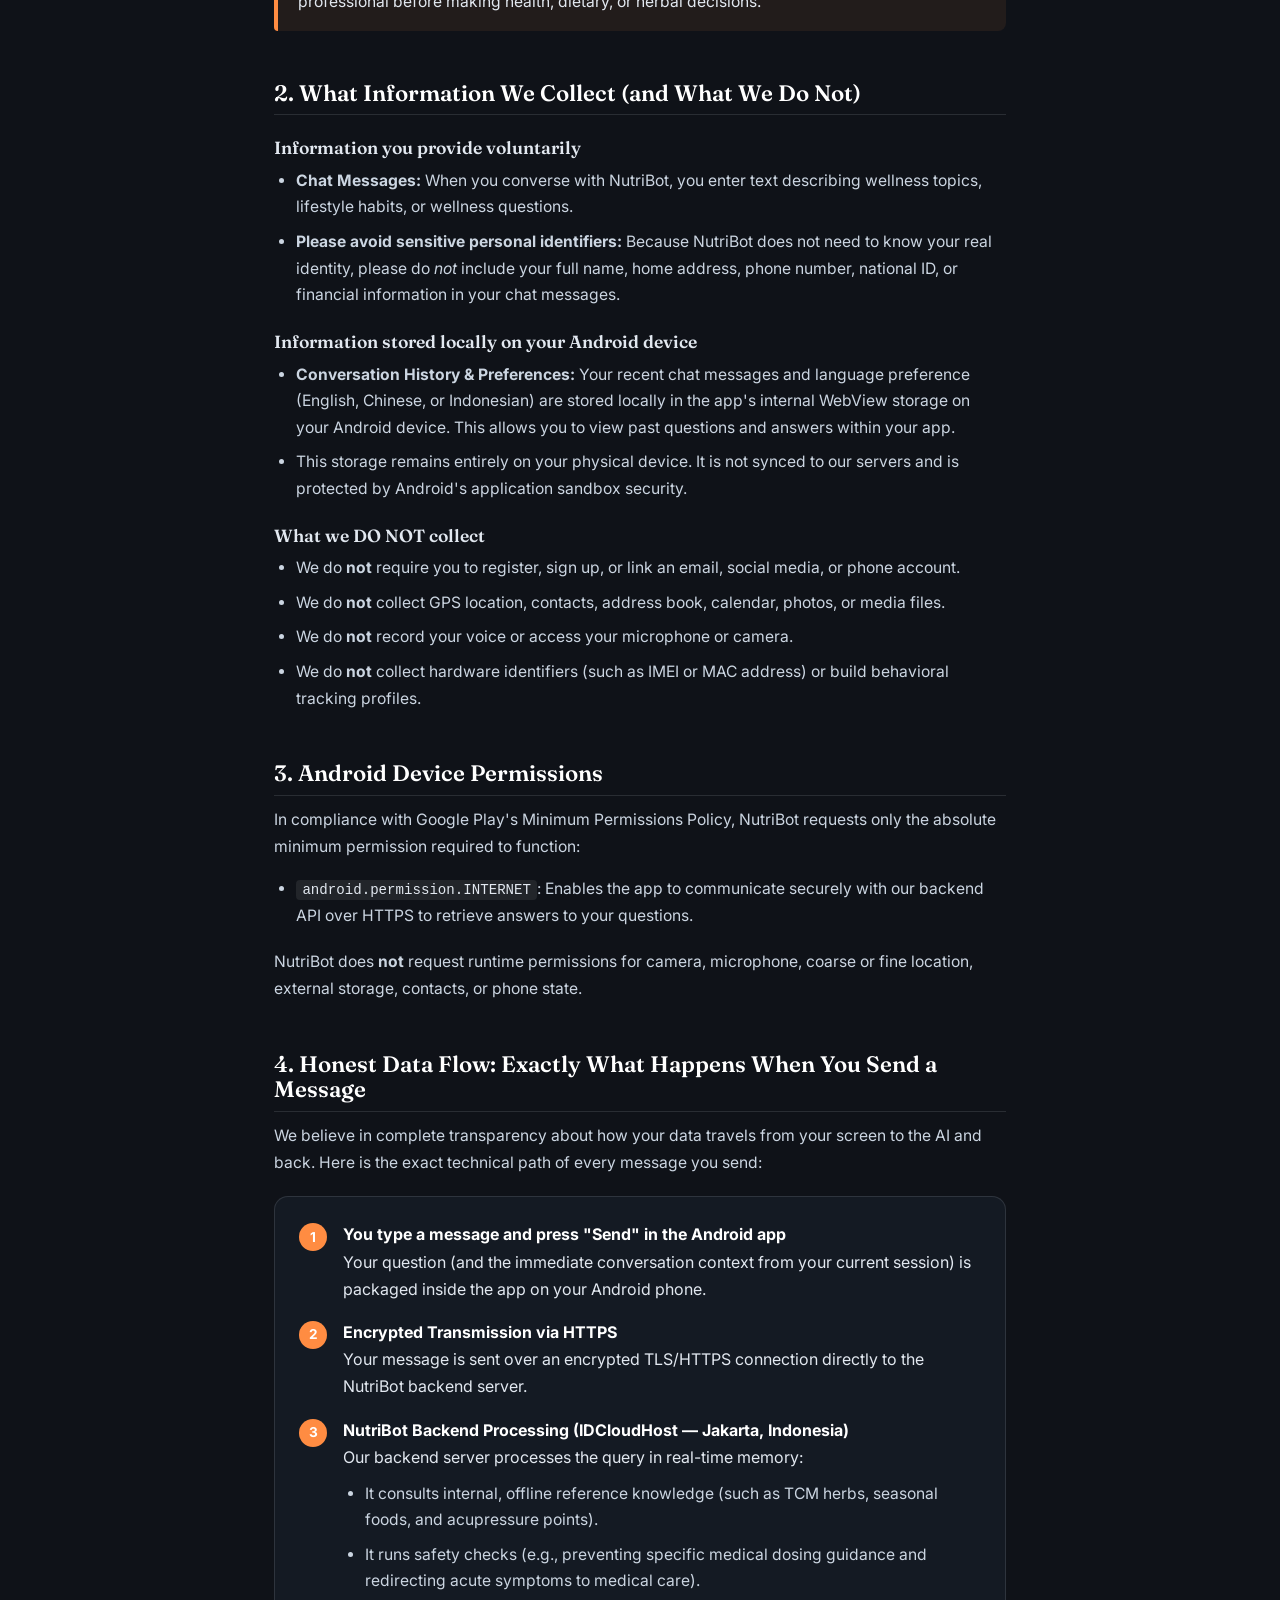
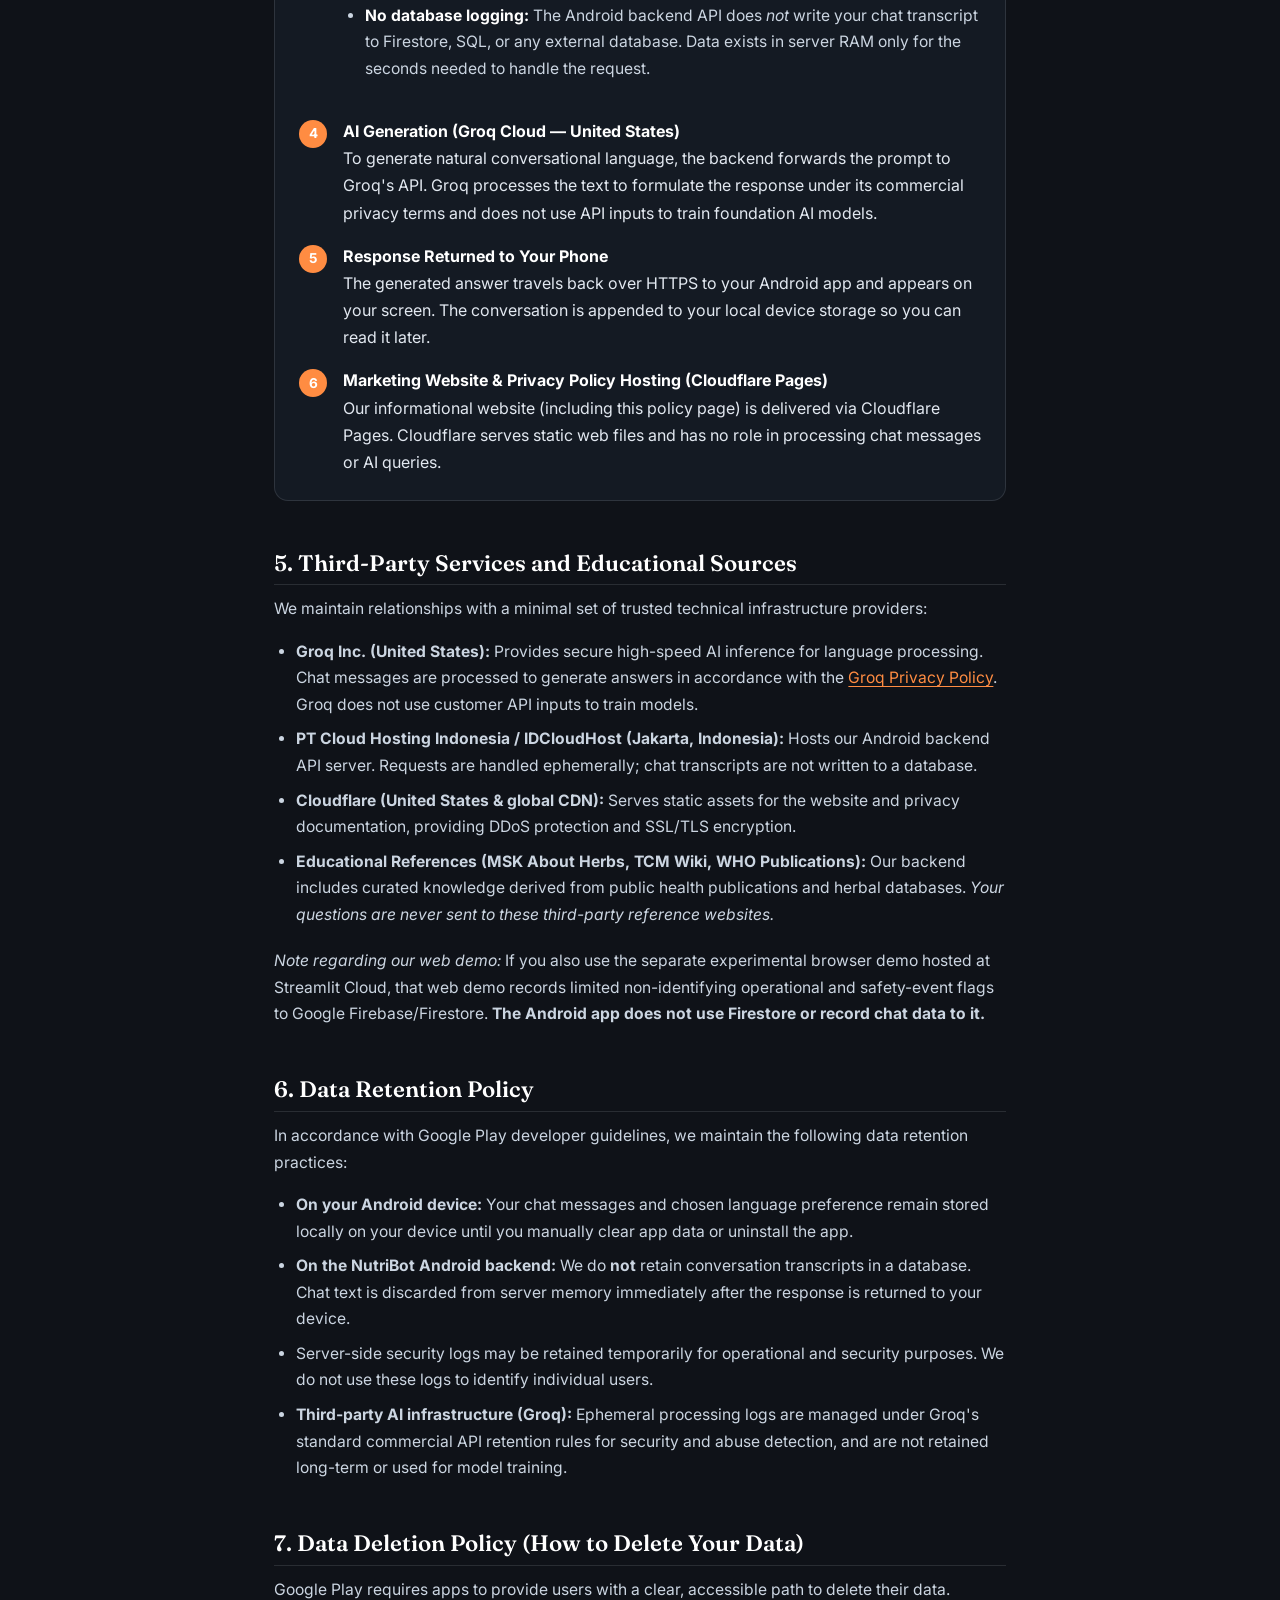
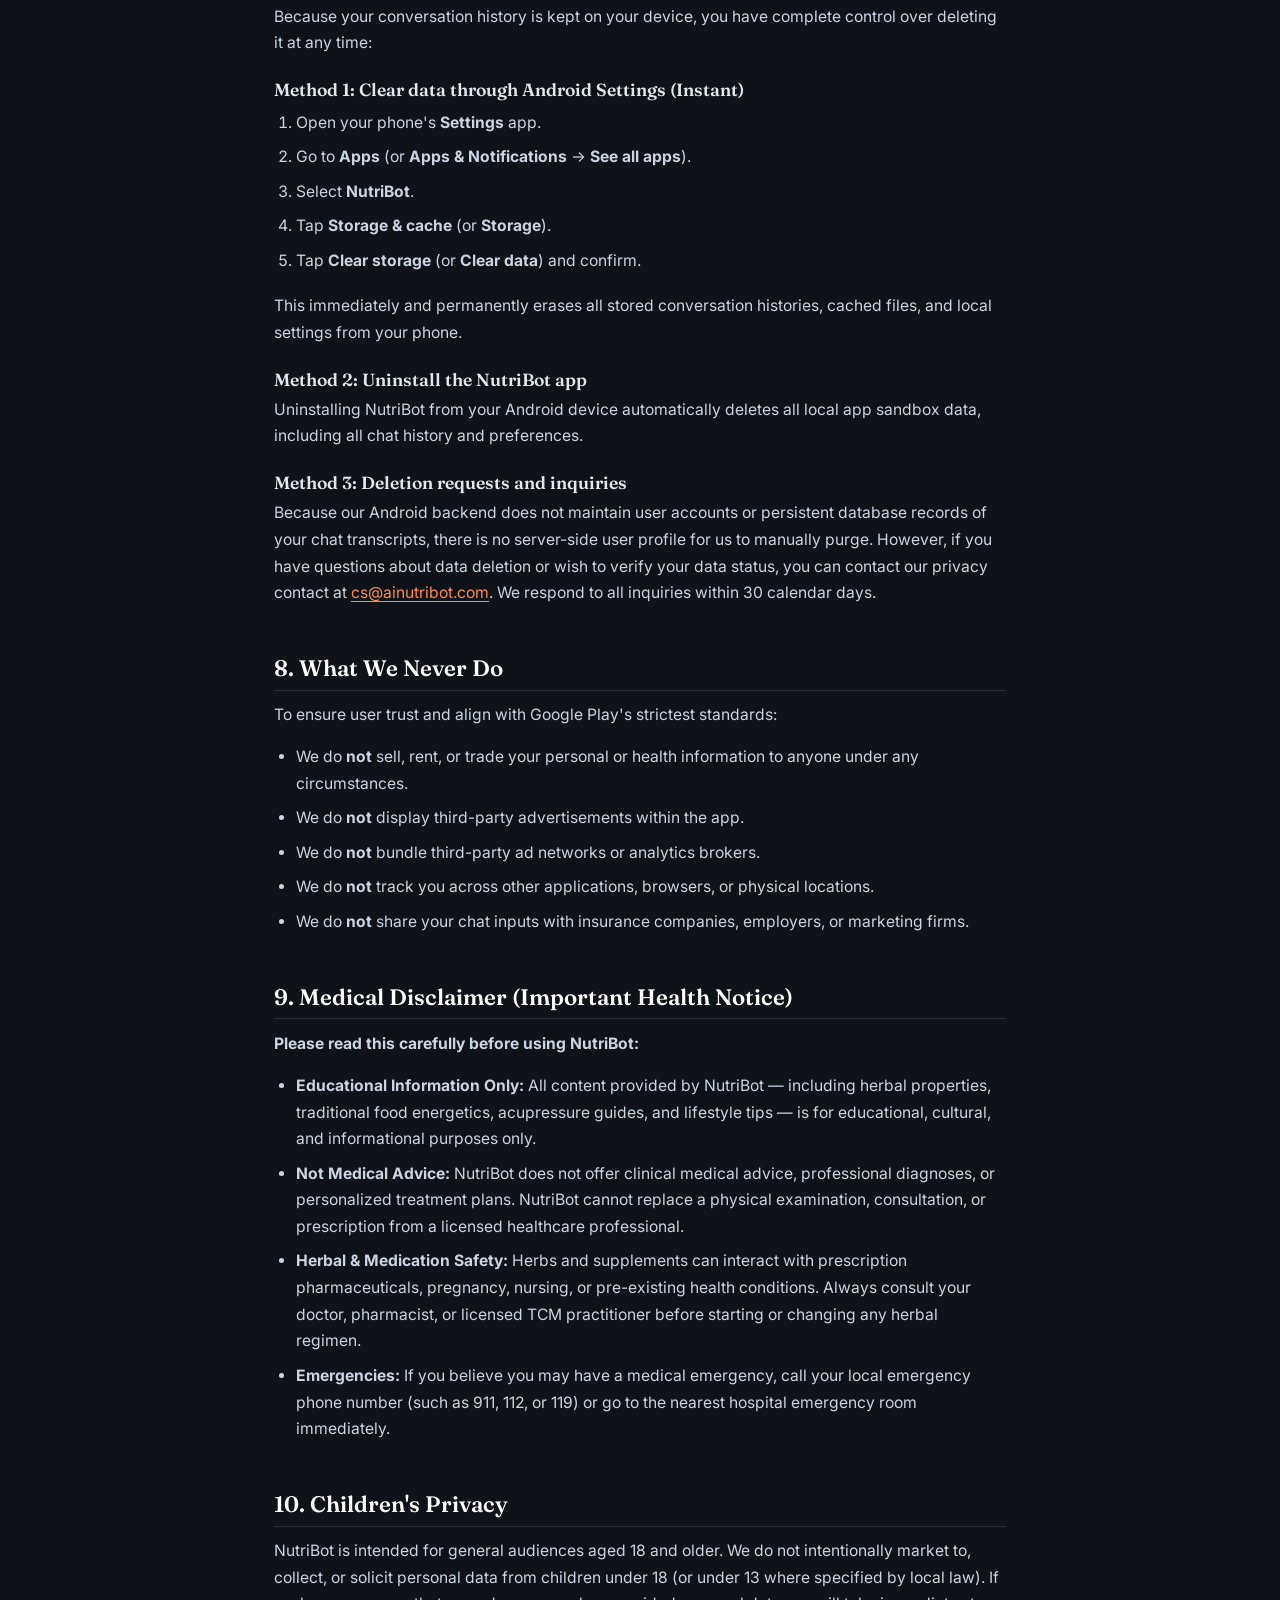
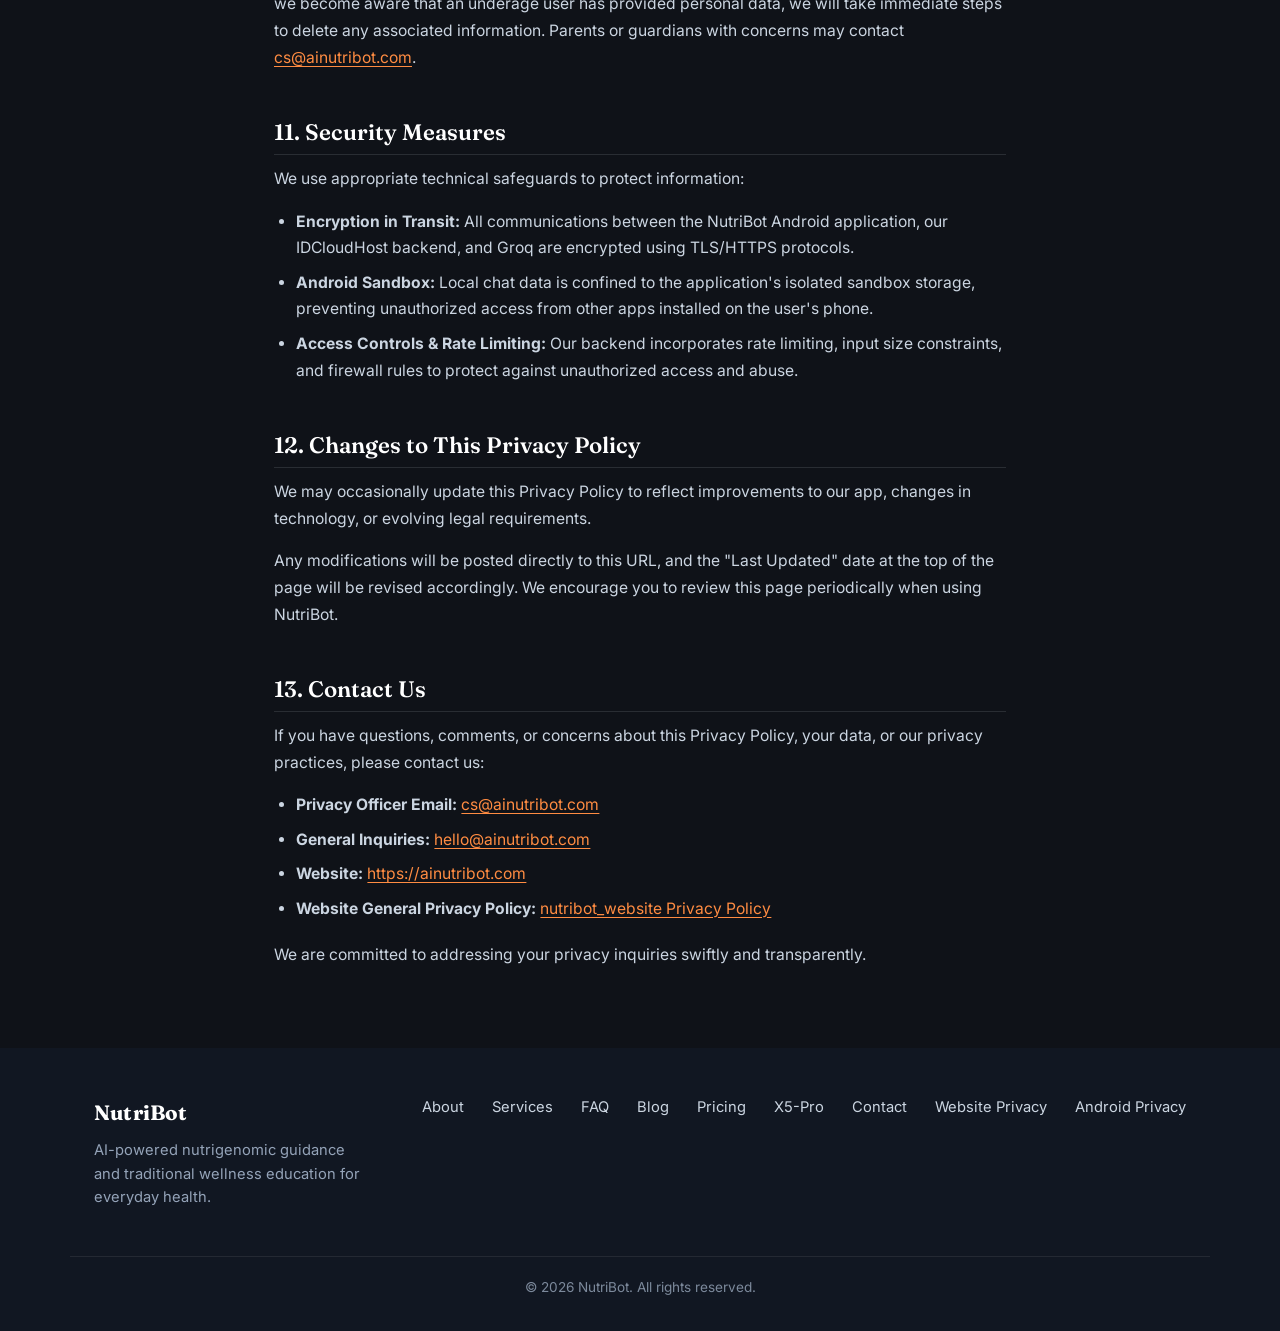
<file: privacy-android.html>
<!DOCTYPE html>
<html lang="en">
<head>
<meta charset="UTF-8">
<meta name="viewport" content="width=device-width, initial-scale=1.0, viewport-fit=cover">
<title>Android App Privacy Policy — NutriBot</title>
<meta name="description" content="NutriBot Android App Privacy Policy for Google Play submission. Plain language explanation of data flow, device storage, retention, deletion, and health disclaimer.">
<link rel="preconnect" href="https://fonts.googleapis.com">
<link rel="preconnect" href="https://fonts.gstatic.com" crossorigin>
<link href="https://fonts.googleapis.com/css2?family=Fraunces:opsz,wght@9..144,400;9..144,500;9..144,600;9..144,700&family=Inter:wght@400;500;600;700&display=swap" rel="stylesheet">
<link rel="stylesheet" href="assets/style.css">
<style>
.policy-body {
  max-width: 780px;
  margin: 0 auto;
  line-height: 1.7;
}
.policy-body h2 {
  margin-top: 2.2em;
  margin-bottom: 0.5em;
  color: #fff;
  font-size: 1.4rem;
  border-bottom: 1px solid var(--line);
  padding-bottom: 0.35em;
}
.policy-body h3 {
  margin-top: 1.3em;
  margin-bottom: 0.4em;
  color: #E2E8F0;
  font-size: 1.1rem;
}
.policy-body p, .policy-body li {
  color: #CBD5E1;
  font-size: 0.98rem;
}
.policy-body ul, .policy-body ol {
  margin: 0.6em 0 1.2em;
  padding-left: 1.4em;
}
.policy-body li + li {
  margin-top: 0.5em;
}
.policy-body a {
  color: var(--coral);
  text-decoration: underline;
  text-underline-offset: 3px;
}
.policy-body a:hover {
  color: #fff;
}
.policy-body code {
  background: rgba(255, 255, 255, 0.08);
  padding: 2px 6px;
  border-radius: 4px;
  font-size: 0.9em;
  color: #E2E8F0;
  font-family: monospace;
}
.policy-card {
  background: #141A23;
  border: 1px solid var(--line);
  border-radius: var(--radius);
  padding: 24px;
  margin: 24px 0 32px;
}
.policy-card h3 {
  margin-top: 0;
  color: var(--coral);
  font-size: 1.15rem;
}
.summary-table {
  width: 100%;
  border-collapse: collapse;
  margin: 16px 0;
  font-size: 0.92rem;
}
.summary-table th, .summary-table td {
  padding: 10px 14px;
  border: 1px solid var(--line);
  text-align: left;
}
.summary-table th {
  background: rgba(255, 255, 255, 0.04);
  color: #fff;
  font-weight: 600;
}
.summary-table td {
  color: #CBD5E1;
}
.flow-diagram {
  background: #141A23;
  border: 1px solid var(--line);
  border-radius: var(--radius);
  padding: 24px;
  margin: 20px 0;
}
.flow-step {
  display: flex;
  gap: 16px;
  align-items: flex-start;
  margin-bottom: 16px;
}
.flow-step:last-child {
  margin-bottom: 0;
}
.step-num {
  background: var(--coral);
  color: #fff;
  font-weight: 700;
  font-size: 0.85rem;
  width: 28px;
  height: 28px;
  border-radius: 50%;
  display: flex;
  align-items: center;
  justify-content: center;
  flex-shrink: 0;
  margin-top: 2px;
}
.step-content strong {
  color: #fff;
}
.alert-box {
  background: rgba(255, 140, 66, 0.08);
  border-left: 4px solid var(--coral);
  padding: 16px 20px;
  border-radius: 4px 8px 8px 4px;
  margin: 20px 0;
}
.alert-box p {
  margin: 0;
  color: #E2E8F0;
}
.meta-badge {
  display: inline-block;
  background: rgba(255, 255, 255, 0.06);
  border: 1px solid var(--line);
  padding: 4px 12px;
  border-radius: 999px;
  font-size: 0.85rem;
  color: #CBD5E1;
  margin-right: 8px;
  margin-bottom: 8px;
}
</style>
</head>
<body>

<header class="site-header">
  <div class="container header-inner">
    <a href="index.html" class="logo">
      <img class="logo-mark" src="assets/logo.png" alt="NutriBot Logo" width="34" height="34">
      <span class="logo-text">NutriBot</span>
    </a>
    <nav class="main-nav" aria-label="Primary">
      <a href="index.html">Home</a>
      <a href="about.html">About</a>
      <a href="services.html">Services</a>
      <a href="faq.html">FAQ</a>
      <a href="blog.html">Blog</a>
      <a href="pricing_1.html">Pricing</a>
      <a href="x5-pro.html">X5-Pro</a>
      <a href="contact.html">Contact</a>
    </nav>
    <a href="https://ainutribot.streamlit.app" class="btn btn-primary nav-cta" target="_blank" rel="noopener">Talk to NutriBot</a>
    <button class="nav-toggle" aria-label="Toggle menu" aria-expanded="false">
      <span></span><span></span><span></span>
    </button>
  </div>
</header>

<section class="page-hero">
  <div class="container">
    <p class="eyebrow">Google Play & Mobile App</p>
    <h1>Android App Privacy Policy</h1>
    <div style="margin-top: 14px;">
      <span class="meta-badge">Application: NutriBot</span>
      <span class="meta-badge">Package: <code>com.dennisrobot.nutribot</code></span>
      <span class="meta-badge">Last Updated: November 7, 2026</span>
    </div>
  </div>
</section>

<section class="section">
  <div class="container policy-body">

    <div class="policy-card">
      <h3>At a Glance — Our Privacy Commitments</h3>
      <p style="margin-bottom: 12px; color: #E2E8F0;">
        We believe privacy policies should be straightforward and understandable by everyday users, not just legal teams. Here is the short version of how NutriBot handles your information:
      </p>
      <table class="summary-table">
        <tbody>
          <tr>
            <th style="width: 35%;">User Account Required?</th>
            <td><strong>No.</strong> You do not need to register, sign in, or provide an email, phone number, or password.</td>
          </tr>
          <tr>
            <th>Personal Identification?</th>
            <td><strong>None collected.</strong> We never ask for your real name, address, or government identity numbers.</td>
          </tr>
          <tr>
            <th>Device Permissions?</th>
            <td><strong>Internet access only (<code>android.permission.INTERNET</code>).</strong> No access to location, camera, microphone, photo gallery, or contacts.</td>
          </tr>
          <tr>
            <th>Chat History Storage?</th>
            <td><strong>Stored locally on your device</strong> in the app's private sandbox storage. The Android backend server does not maintain a database of your chat transcripts.</td>
          </tr>
          <tr>
            <th>AI Processing?</th>
            <td>Queries are sent over encrypted HTTPS to our backend server in Jakarta (IDCloudHost) and forwarded to Groq (US) to generate responses.</td>
          </tr>
          <tr>
            <th>Advertising or Selling Data?</th>
            <td><strong>Never.</strong> We do not display ads, do not use ad-tracking SDKs, and never sell your data to brokers or third parties.</td>
          </tr>
          <tr>
            <th>How to Delete Data?</th>
            <td>Clear the app storage in your Android device settings or uninstall the app. Your local chat history is erased immediately.</td>
          </tr>
        </tbody>
      </table>
    </div>

    <h2>1. What NutriBot Does</h2>
    <p>
      <strong>NutriBot</strong> is an educational wellness companion designed to share knowledge about Traditional Chinese Medicine (TCM), herbal wisdom, seasonal foods, acupressure points, and general health habits.
    </p>
    <p>
      NutriBot helps you explore time-tested wellness philosophies and nutritional insights in conversational form. It is created purely for educational and self-care exploration.
    </p>

    <div class="alert-box">
      <p>
        <strong>Important Disclaimer:</strong> NutriBot provides educational information only. It is <em>not</em> a medical device, diagnostic system, or healthcare provider. It does not provide medical diagnoses, treatment, or clinical recommendations. Always consult a licensed physician or healthcare professional before making health, dietary, or herbal decisions.
      </p>
    </div>

    <h2>2. What Information We Collect (and What We Do Not)</h2>
    
    <h3>Information you provide voluntarily</h3>
    <ul>
      <li><strong>Chat Messages:</strong> When you converse with NutriBot, you enter text describing wellness topics, lifestyle habits, or wellness questions.</li>
      <li><strong>Please avoid sensitive personal identifiers:</strong> Because NutriBot does not need to know your real identity, please do <em>not</em> include your full name, home address, phone number, national ID, or financial information in your chat messages.</li>
    </ul>

    <h3>Information stored locally on your Android device</h3>
    <ul>
      <li><strong>Conversation History & Preferences:</strong> Your recent chat messages and language preference (English, Chinese, or Indonesian) are stored locally in the app's internal WebView storage on your Android device. This allows you to view past questions and answers within your app.</li>
      <li>This storage remains entirely on your physical device. It is not synced to our servers and is protected by Android's application sandbox security.</li>
    </ul>

    <h3>What we DO NOT collect</h3>
    <ul>
      <li>We do <strong>not</strong> require you to register, sign up, or link an email, social media, or phone account.</li>
      <li>We do <strong>not</strong> collect GPS location, contacts, address book, calendar, photos, or media files.</li>
      <li>We do <strong>not</strong> record your voice or access your microphone or camera.</li>
      <li>We do <strong>not</strong> collect hardware identifiers (such as IMEI or MAC address) or build behavioral tracking profiles.</li>
    </ul>

    <h2>3. Android Device Permissions</h2>
    <p>
      In compliance with Google Play's Minimum Permissions Policy, NutriBot requests only the absolute minimum permission required to function:
    </p>
    <ul>
      <li>
        <code>android.permission.INTERNET</code>: Enables the app to communicate securely with our backend API over HTTPS to retrieve answers to your questions.
      </li>
    </ul>
    <p>
      NutriBot does <strong>not</strong> request runtime permissions for camera, microphone, coarse or fine location, external storage, contacts, or phone state.
    </p>

    <h2>4. Honest Data Flow: Exactly What Happens When You Send a Message</h2>
    <p>
      We believe in complete transparency about how your data travels from your screen to the AI and back. Here is the exact technical path of every message you send:
    </p>

    <div class="flow-diagram">
      <div class="flow-step">
        <div class="step-num">1</div>
        <div class="step-content">
          <strong>You type a message and press "Send" in the Android app</strong><br>
          Your question (and the immediate conversation context from your current session) is packaged inside the app on your Android phone.
        </div>
      </div>
      <div class="flow-step">
        <div class="step-num">2</div>
        <div class="step-content">
          <strong>Encrypted Transmission via HTTPS</strong><br>
          Your message is sent over an encrypted TLS/HTTPS connection directly to the NutriBot backend server.
        </div>
      </div>
      <div class="flow-step">
        <div class="step-num">3</div>
        <div class="step-content">
          <strong>NutriBot Backend Processing (IDCloudHost — Jakarta, Indonesia)</strong><br>
          Our backend server processes the query in real-time memory:
          <ul>
            <li>It consults internal, offline reference knowledge (such as TCM herbs, seasonal foods, and acupressure points).</li>
            <li>It runs safety checks (e.g., preventing specific medical dosing guidance and redirecting acute symptoms to medical care).</li>
            <li><strong>No database logging:</strong> The Android backend API does <em>not</em> write your chat transcript to Firestore, SQL, or any external database. Data exists in server RAM only for the seconds needed to handle the request.</li>
          </ul>
        </div>
      </div>
      <div class="flow-step">
        <div class="step-num">4</div>
        <div class="step-content">
          <strong>AI Generation (Groq Cloud — United States)</strong><br>
          To generate natural conversational language, the backend forwards the prompt to Groq's API. Groq processes the text to formulate the response under its commercial privacy terms and does not use API inputs to train foundation AI models.
        </div>
      </div>
      <div class="flow-step">
        <div class="step-num">5</div>
        <div class="step-content">
          <strong>Response Returned to Your Phone</strong><br>
          The generated answer travels back over HTTPS to your Android app and appears on your screen. The conversation is appended to your local device storage so you can read it later.
        </div>
      </div>
      <div class="flow-step">
        <div class="step-num">6</div>
        <div class="step-content">
          <strong>Marketing Website & Privacy Policy Hosting (Cloudflare Pages)</strong><br>
          Our informational website (including this policy page) is delivered via Cloudflare Pages. Cloudflare serves static web files and has no role in processing chat messages or AI queries.
        </div>
      </div>
    </div>

    <h2>5. Third-Party Services and Educational Sources</h2>
    <p>
      We maintain relationships with a minimal set of trusted technical infrastructure providers:
    </p>
    <ul>
      <li>
        <strong>Groq Inc. (United States):</strong> Provides secure high-speed AI inference for language processing. Chat messages are processed to generate answers in accordance with the <a href="https://groq.com/privacy-policy/" target="_blank" rel="noopener noreferrer">Groq Privacy Policy</a>. Groq does not use customer API inputs to train models.
      </li>
      <li>
        <strong>PT Cloud Hosting Indonesia / IDCloudHost (Jakarta, Indonesia):</strong> Hosts our Android backend API server. Requests are handled ephemerally; chat transcripts are not written to a database.
      </li>
      <li>
        <strong>Cloudflare (United States & global CDN):</strong> Serves static assets for the website and privacy documentation, providing DDoS protection and SSL/TLS encryption.
      </li>
      <li>
        <strong>Educational References (MSK About Herbs, TCM Wiki, WHO Publications):</strong> Our backend includes curated knowledge derived from public health publications and herbal databases. <em>Your questions are never sent to these third-party reference websites.</em>
      </li>
    </ul>

    <p>
      <em>Note regarding our web demo:</em> If you also use the separate experimental browser demo hosted at Streamlit Cloud, that web demo records limited non-identifying operational and safety-event flags to Google Firebase/Firestore. <strong>The Android app does not use Firestore or record chat data to it.</strong>
    </p>

    <h2>6. Data Retention Policy</h2>
    <p>
      In accordance with Google Play developer guidelines, we maintain the following data retention practices:
    </p>
    <ul>
      <li>
        <strong>On your Android device:</strong> Your chat messages and chosen language preference remain stored locally on your device until you manually clear app data or uninstall the app.
      </li>
      <li>
        <strong>On the NutriBot Android backend:</strong> We do <strong>not</strong> retain conversation transcripts in a database. Chat text is discarded from server memory immediately after the response is returned to your device.
      </li>
      <li>
        Server-side security logs may be retained temporarily for operational and security purposes. We do not use these logs to identify individual users.
      </li>
      <li>
        <strong>Third-party AI infrastructure (Groq):</strong> Ephemeral processing logs are managed under Groq's standard commercial API retention rules for security and abuse detection, and are not retained long-term or used for model training.
      </li>
    </ul>

    <h2>7. Data Deletion Policy (How to Delete Your Data)</h2>
    <p>
      Google Play requires apps to provide users with a clear, accessible path to delete their data. Because your conversation history is kept on your device, you have complete control over deleting it at any time:
    </p>

    <h3>Method 1: Clear data through Android Settings (Instant)</h3>
    <ol>
      <li>Open your phone's <strong>Settings</strong> app.</li>
      <li>Go to <strong>Apps</strong> (or <strong>Apps &amp; Notifications</strong> &rarr; <strong>See all apps</strong>).</li>
      <li>Select <strong>NutriBot</strong>.</li>
      <li>Tap <strong>Storage &amp; cache</strong> (or <strong>Storage</strong>).</li>
      <li>Tap <strong>Clear storage</strong> (or <strong>Clear data</strong>) and confirm.</li>
    </ol>
    <p>
      This immediately and permanently erases all stored conversation histories, cached files, and local settings from your phone.
    </p>

    <h3>Method 2: Uninstall the NutriBot app</h3>
    <p>
      Uninstalling NutriBot from your Android device automatically deletes all local app sandbox data, including all chat history and preferences.
    </p>

    <h3>Method 3: Deletion requests and inquiries</h3>
    <p>
      Because our Android backend does not maintain user accounts or persistent database records of your chat transcripts, there is no server-side user profile for us to manually purge. However, if you have questions about data deletion or wish to verify your data status, you can contact our privacy contact at <a href="mailto:cs@ainutribot.com">cs@ainutribot.com</a>. We respond to all inquiries within 30 calendar days.
    </p>

    <h2>8. What We Never Do</h2>
    <p>
      To ensure user trust and align with Google Play's strictest standards:
    </p>
    <ul>
      <li>We do <strong>not</strong> sell, rent, or trade your personal or health information to anyone under any circumstances.</li>
      <li>We do <strong>not</strong> display third-party advertisements within the app.</li>
      <li>We do <strong>not</strong> bundle third-party ad networks or analytics brokers.</li>
      <li>We do <strong>not</strong> track you across other applications, browsers, or physical locations.</li>
      <li>We do <strong>not</strong> share your chat inputs with insurance companies, employers, or marketing firms.</li>
    </ul>

    <h2>9. Medical Disclaimer (Important Health Notice)</h2>
    <p>
      <strong>Please read this carefully before using NutriBot:</strong>
    </p>
    <ul>
      <li>
        <strong>Educational Information Only:</strong> All content provided by NutriBot — including herbal properties, traditional food energetics, acupressure guides, and lifestyle tips — is for educational, cultural, and informational purposes only.
      </li>
      <li>
        <strong>Not Medical Advice:</strong> NutriBot does not offer clinical medical advice, professional diagnoses, or personalized treatment plans. NutriBot cannot replace a physical examination, consultation, or prescription from a licensed healthcare professional.
      </li>
      <li>
        <strong>Herbal &amp; Medication Safety:</strong> Herbs and supplements can interact with prescription pharmaceuticals, pregnancy, nursing, or pre-existing health conditions. Always consult your doctor, pharmacist, or licensed TCM practitioner before starting or changing any herbal regimen.
      </li>
      <li>
        <strong>Emergencies:</strong> If you believe you may have a medical emergency, call your local emergency phone number (such as 911, 112, or 119) or go to the nearest hospital emergency room immediately.
      </li>
    </ul>

    <h2>10. Children's Privacy</h2>
    <p>
      NutriBot is intended for general audiences aged 18 and older. We do not intentionally market to, collect, or solicit personal data from children under 18 (or under 13 where specified by local law). If we become aware that an underage user has provided personal data, we will take immediate steps to delete any associated information. Parents or guardians with concerns may contact <a href="mailto:cs@ainutribot.com">cs@ainutribot.com</a>.
    </p>

    <h2>11. Security Measures</h2>
    <p>
      We use appropriate technical safeguards to protect information:
    </p>
    <ul>
      <li><strong>Encryption in Transit:</strong> All communications between the NutriBot Android application, our IDCloudHost backend, and Groq are encrypted using TLS/HTTPS protocols.</li>
      <li><strong>Android Sandbox:</strong> Local chat data is confined to the application's isolated sandbox storage, preventing unauthorized access from other apps installed on the user's phone.</li>
      <li><strong>Access Controls &amp; Rate Limiting:</strong> Our backend incorporates rate limiting, input size constraints, and firewall rules to protect against unauthorized access and abuse.</li>
    </ul>

    <h2>12. Changes to This Privacy Policy</h2>
    <p>
      We may occasionally update this Privacy Policy to reflect improvements to our app, changes in technology, or evolving legal requirements.
    </p>
    <p>
      Any modifications will be posted directly to this URL, and the "Last Updated" date at the top of the page will be revised accordingly. We encourage you to review this page periodically when using NutriBot.
    </p>

    <h2>13. Contact Us</h2>
    <p>
      If you have questions, comments, or concerns about this Privacy Policy, your data, or our privacy practices, please contact us:
    </p>
    <ul>
      <li><strong>Privacy Officer Email:</strong> <a href="mailto:cs@ainutribot.com">cs@ainutribot.com</a></li>
      <li><strong>General Inquiries:</strong> <a href="mailto:hello@ainutribot.com">hello@ainutribot.com</a></li>
      <li><strong>Website:</strong> <a href="https://ainutribot.com">https://ainutribot.com</a></li>
      <li><strong>Website General Privacy Policy:</strong> <a href="privacy.html">nutribot_website Privacy Policy</a></li>
    </ul>
    <p>
      We are committed to addressing your privacy inquiries swiftly and transparently.
    </p>

  </div>
</section>

<footer class="site-footer">
  <div class="container footer-inner">
    <div class="footer-brand">
      <span class="logo-text">NutriBot</span>
      <p>AI-powered nutrigenomic guidance and traditional wellness education for everyday health.</p>
    </div>
    <nav class="footer-nav" aria-label="Footer">
      <a href="about.html">About</a>
      <a href="services.html">Services</a>
      <a href="faq.html">FAQ</a>
      <a href="blog.html">Blog</a>
      <a href="pricing_1.html">Pricing</a>
      <a href="x5-pro.html">X5-Pro</a>
      <a href="contact.html">Contact</a>
      <a href="privacy.html">Website Privacy</a>
      <a href="privacy-android.html">Android Privacy</a>
    </nav>
  </div>
  <div class="container footer-bottom">
    <p>&copy; 2026 NutriBot. All rights reserved.</p>
  </div>
</footer>

<script src="assets/script.js"></script>
</body>
</html>
</file>
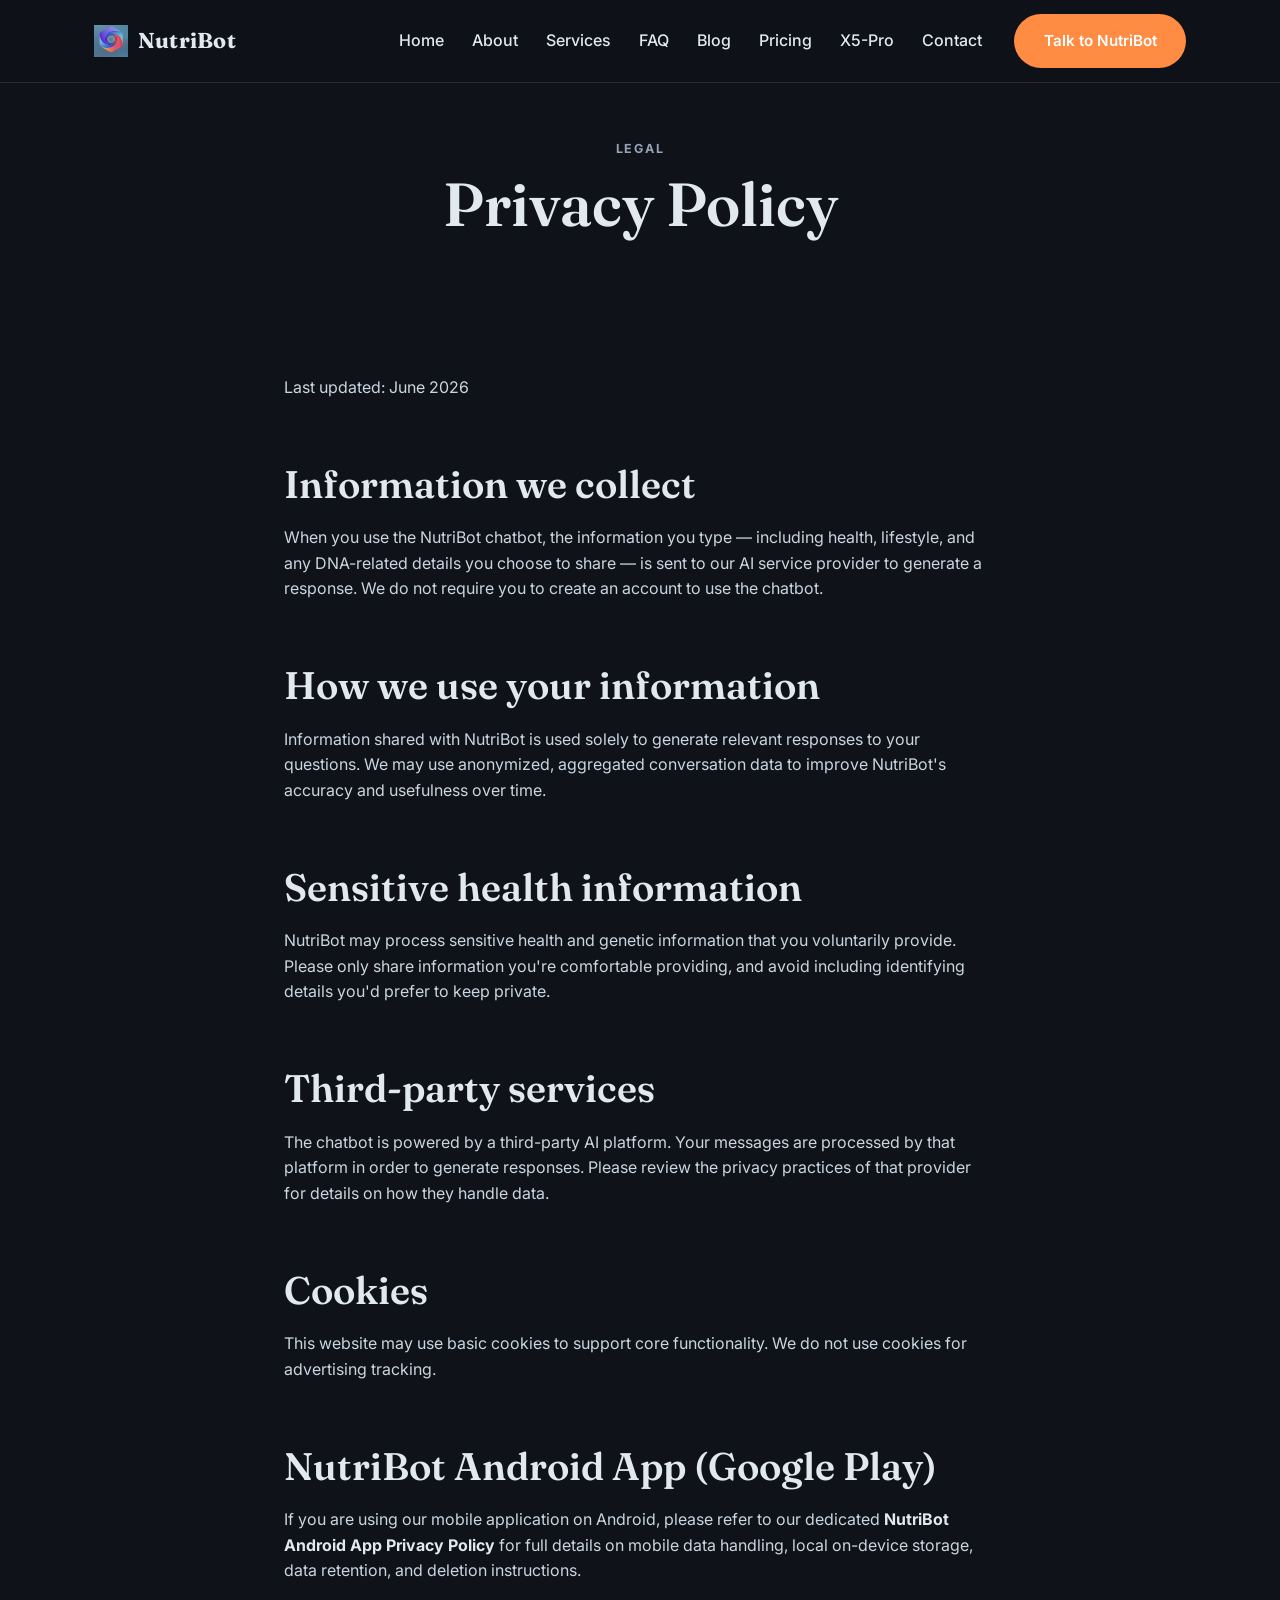
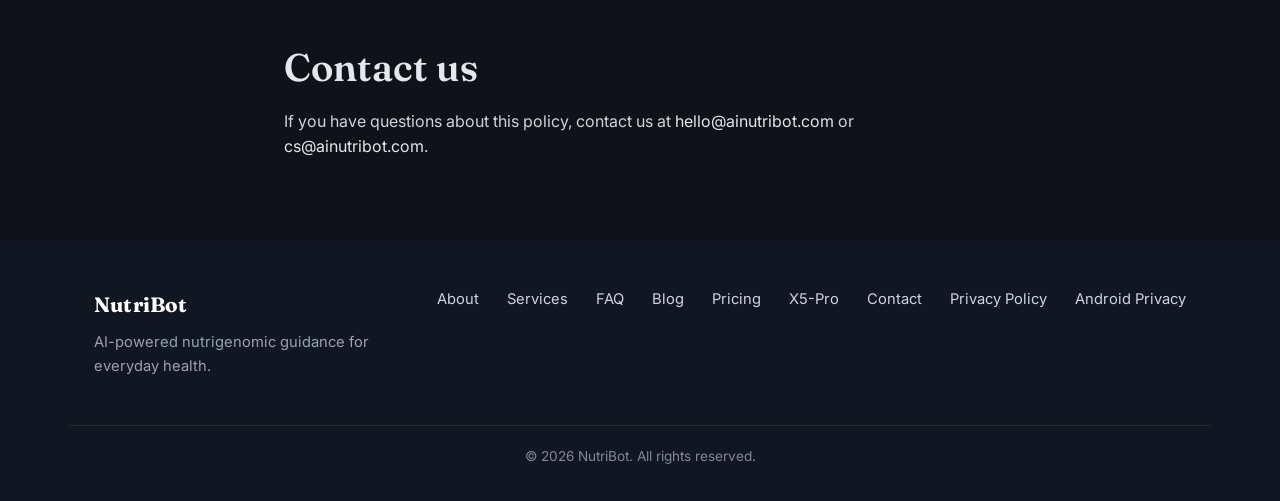
<file: privacy.html>
<!DOCTYPE html>
<html lang="en">
<head>
<meta charset="UTF-8">
<meta name="viewport" content="width=device-width, initial-scale=1.0">
<title>Privacy Policy — NutriBot</title>
<link rel="preconnect" href="https://fonts.googleapis.com">
<link rel="preconnect" href="https://fonts.gstatic.com" crossorigin>
<link href="https://fonts.googleapis.com/css2?family=Fraunces:opsz,wght@9..144,400;9..144,500;9..144,600;9..144,700&family=Inter:wght@400;500;600;700&display=swap" rel="stylesheet">
<link rel="stylesheet" href="assets/style.css">
<style>
.policy-body{ max-width: 760px; margin: 0 auto; }
.policy-body h2{ margin-top: 1.6em; }
.policy-body p{ color:#CBD5E1; }
</style>
</head>
<body>

<header class="site-header">
  <div class="container header-inner">
    <a href="index.html" class="logo">
      <img class="logo-mark" src="assets/logo.png" alt="" width="34" height="34">
      <span class="logo-text">NutriBot</span>
    </a>
    <nav class="main-nav" aria-label="Primary">
      <a href="index.html">Home</a>
      <a href="about.html">About</a>
      <a href="services.html">Services</a>
      <a href="faq.html">FAQ</a>
      <a href="blog.html">Blog</a>
      <a href="pricing_1.html">Pricing</a>
      <a href="x5-pro.html">X5-Pro</a>
      <a href="contact.html">Contact</a>
    </nav>
    <a href="https://ainutribot.streamlit.app" class="btn btn-primary nav-cta" target="_blank" rel="noopener">Talk to NutriBot</a>
    <button class="nav-toggle" aria-label="Toggle menu" aria-expanded="false">
      <span></span><span></span><span></span>
    </button>
  </div>
</header>

<section class="page-hero">
  <div class="container">
    <p class="eyebrow">Legal</p>
    <h1>Privacy Policy</h1>
  </div>
</section>

<section class="section">
  <div class="container policy-body">
    <p>Last updated: June 2026</p>

    <h2>Information we collect</h2>
    <p>When you use the NutriBot chatbot, the information you type — including health, lifestyle, and any DNA-related details you choose to share — is sent to our AI service provider to generate a response. We do not require you to create an account to use the chatbot.</p>

    <h2>How we use your information</h2>
    <p>Information shared with NutriBot is used solely to generate relevant responses to your questions. We may use anonymized, aggregated conversation data to improve NutriBot's accuracy and usefulness over time.</p>

    <h2>Sensitive health information</h2>
    <p>NutriBot may process sensitive health and genetic information that you voluntarily provide. Please only share information you're comfortable providing, and avoid including identifying details you'd prefer to keep private.</p>

    <h2>Third-party services</h2>
    <p>The chatbot is powered by a third-party AI platform. Your messages are processed by that platform in order to generate responses. Please review the privacy practices of that provider for details on how they handle data.</p>

    <h2>Cookies</h2>
    <p>This website may use basic cookies to support core functionality. We do not use cookies for advertising tracking.</p>

    <h2>NutriBot Android App (Google Play)</h2>
    <p>If you are using our mobile application on Android, please refer to our dedicated <a href="privacy-android.html"><strong>NutriBot Android App Privacy Policy</strong></a> for full details on mobile data handling, local on-device storage, data retention, and deletion instructions.</p>

    <h2>Contact us</h2>
    <p>If you have questions about this policy, contact us at <a href="mailto:hello@ainutribot.com">hello@ainutribot.com</a> or <a href="mailto:cs@ainutribot.com">cs@ainutribot.com</a>.</p>
  </div>
</section>

<footer class="site-footer">
  <div class="container footer-inner">
    <div class="footer-brand">
      <span class="logo-text">NutriBot</span>
      <p>AI-powered nutrigenomic guidance for everyday health.</p>
    </div>
    <nav class="footer-nav" aria-label="Footer">
      <a href="about.html">About</a>
      <a href="services.html">Services</a>
      <a href="faq.html">FAQ</a>
      <a href="blog.html">Blog</a>
      <a href="pricing_1.html">Pricing</a>
      <a href="x5-pro.html">X5-Pro</a>
      <a href="contact.html">Contact</a>
      <a href="privacy.html">Privacy Policy</a>
      <a href="privacy-android.html">Android Privacy</a>
    </nav>
  </div>
  <div class="container footer-bottom">
    <p>&copy; 2026 NutriBot. All rights reserved.</p>
  </div>
</footer>

<script src="assets/script.js"></script>
</body>
</html>
</file>
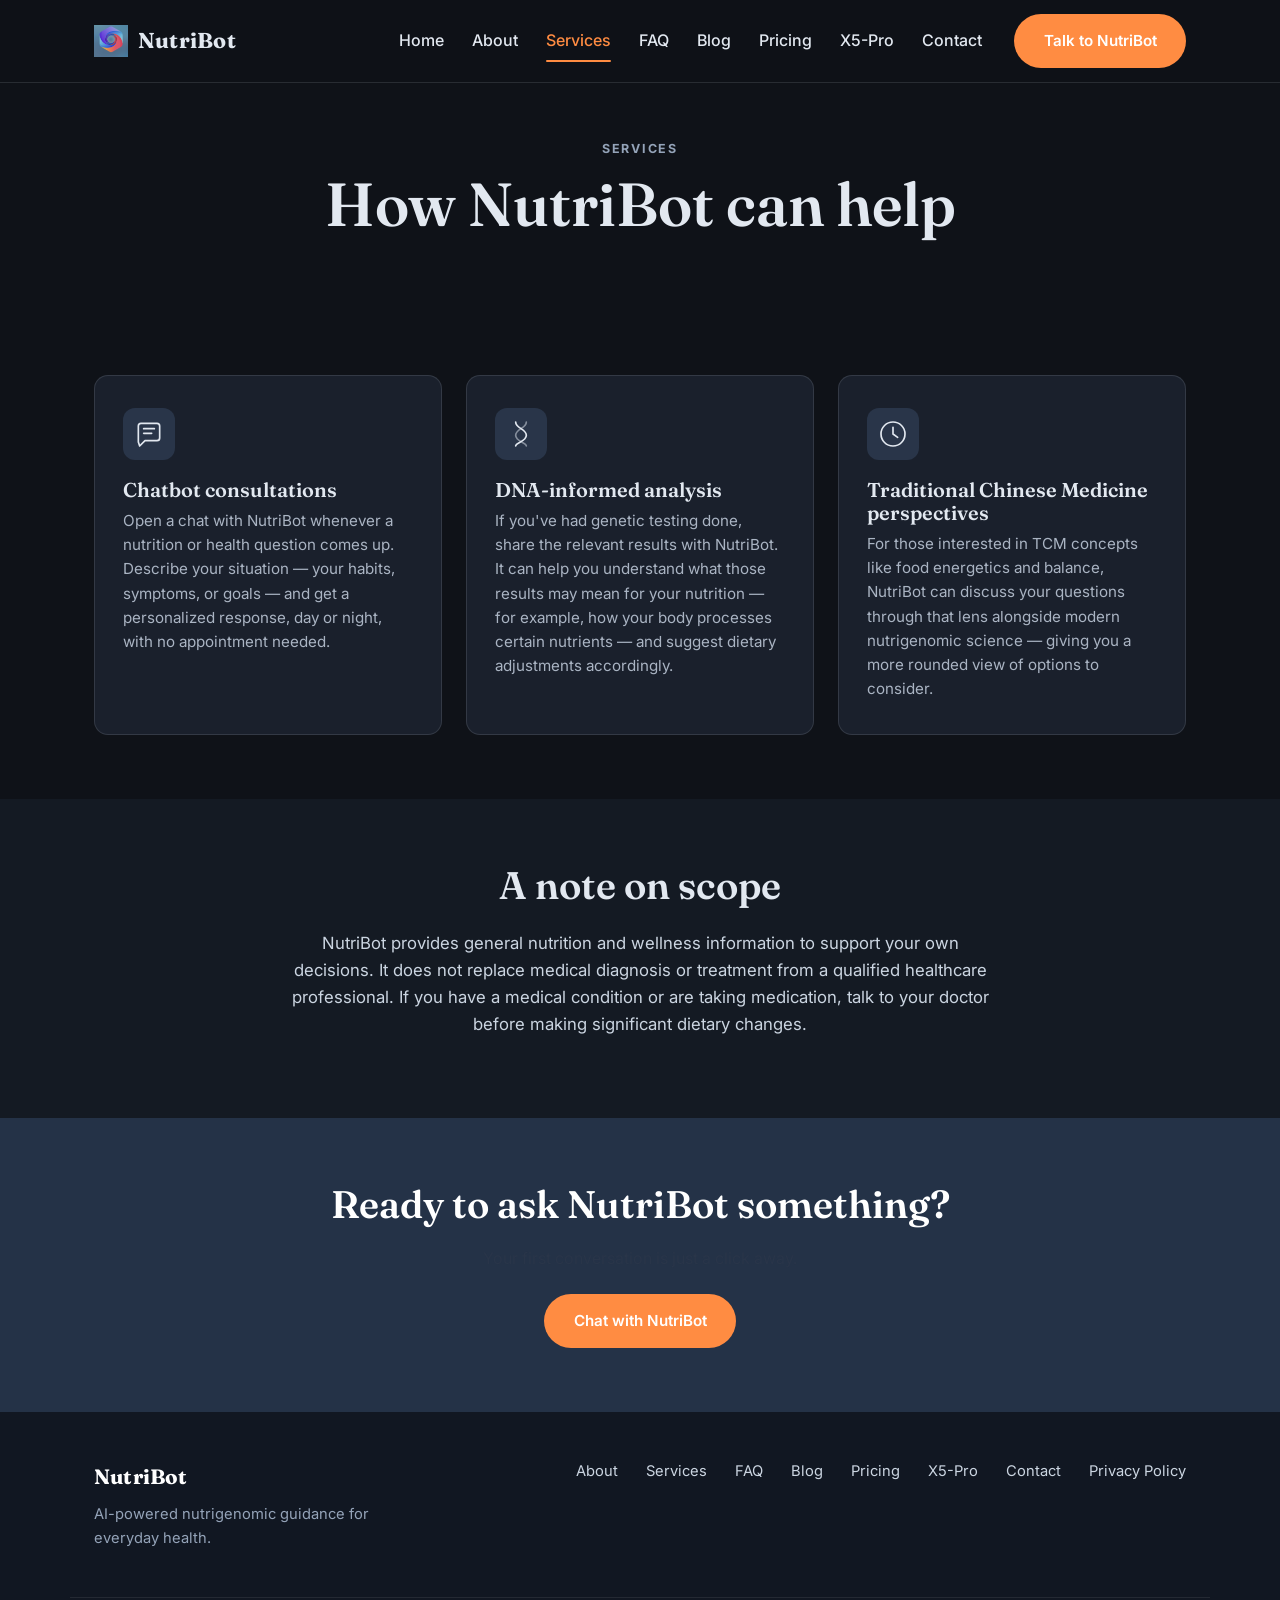
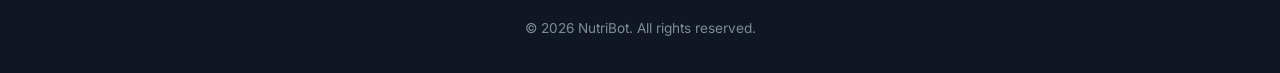
<file: services.html>
<!DOCTYPE html>
<html lang="en">
<head>
<meta charset="UTF-8">
<meta name="viewport" content="width=device-width, initial-scale=1.0">
<title>Services — NutriBot</title>
<meta name="description" content="Explore NutriBot's services: AI chatbot consultations, DNA-informed nutrition analysis, and Traditional Chinese Medicine perspectives.">
<link rel="preconnect" href="https://fonts.googleapis.com">
<link rel="preconnect" href="https://fonts.gstatic.com" crossorigin>
<link href="https://fonts.googleapis.com/css2?family=Fraunces:opsz,wght@9..144,400;9..144,500;9..144,600;9..144,700&family=Inter:wght@400;500;600;700&display=swap" rel="stylesheet">
<link rel="stylesheet" href="assets/style.css">
</head>
<body>

<header class="site-header">
  <div class="container header-inner">
    <a href="index.html" class="logo">
      <img class="logo-mark" src="assets/logo.png" alt="" width="34" height="34">
      <span class="logo-text">NutriBot</span>
    </a>
    <nav class="main-nav" aria-label="Primary">
      <a href="index.html">Home</a>
      <a href="about.html">About</a>
      <a href="services.html" class="active">Services</a>
      <a href="faq.html">FAQ</a>
      <a href="blog.html">Blog</a>
      <a href="pricing_1.html">Pricing</a>
      <a href="x5-pro.html">X5-Pro</a>
      <a href="contact.html">Contact</a>
    </nav>
    <a href="https://ainutribot.streamlit.app" class="btn btn-primary nav-cta" target="_blank" rel="noopener">Talk to NutriBot</a>
    <button class="nav-toggle" aria-label="Toggle menu" aria-expanded="false">
      <span></span><span></span><span></span>
    </button>
  </div>
</header>

<section class="page-hero">
  <div class="container">
    <p class="eyebrow">Services</p>
    <h1>How NutriBot can help</h1>
  </div>
</section>

<section class="section" id="chatroom-services">
  <div class="container">
    <div class="card-grid">
      <article class="card">
        <div class="card-icon" aria-hidden="true">
          <svg viewBox="0 0 48 48" width="32"><path d="M8 36V12a4 4 0 0 1 4-4h24a4 4 0 0 1 4 4v18a4 4 0 0 1-4 4H18l-8 8z" fill="none" stroke="currentColor" stroke-width="2.5" stroke-linejoin="round"/><line x1="16" y1="16" x2="32" y2="16" stroke="currentColor" stroke-width="2.5" stroke-linecap="round"/><line x1="16" y1="23" x2="28" y2="23" stroke="currentColor" stroke-width="2.5" stroke-linecap="round"/></svg>
        </div>
        <h3>Chatbot consultations</h3>
        <p>Open a chat with NutriBot whenever a nutrition or health question comes up. Describe your situation — your habits, symptoms, or goals — and get a personalized response, day or night, with no appointment needed.</p>
      </article>

      <article class="card" id="DNA-Analysis">
        <div class="card-icon" aria-hidden="true">
          <svg viewBox="0 0 48 48" width="32"><path d="M16 6 C16 16, 32 16, 32 26 C32 36, 16 36, 16 42" stroke="currentColor" stroke-width="2.5" fill="none" stroke-linecap="round"/><path d="M32 6 C32 16, 16 16, 16 26 C16 36, 32 36, 32 42" stroke="currentColor" stroke-width="2.5" fill="none" stroke-linecap="round" opacity="0.5"/></svg>
        </div>
        <h3>DNA-informed analysis</h3>
        <p>If you've had genetic testing done, share the relevant results with NutriBot. It can help you understand what those results may mean for your nutrition — for example, how your body processes certain nutrients — and suggest dietary adjustments accordingly.</p>
      </article>

      <article class="card" id="Chinese-medical-consultation">
        <div class="card-icon" aria-hidden="true">
          <svg viewBox="0 0 48 48" width="32"><circle cx="24" cy="24" r="18" fill="none" stroke="currentColor" stroke-width="2.5"/><path d="M24 14v10l7 5" stroke="currentColor" stroke-width="2.5" fill="none" stroke-linecap="round" stroke-linejoin="round"/></svg>
        </div>
        <h3>Traditional Chinese Medicine perspectives</h3>
        <p>For those interested in TCM concepts like food energetics and balance, NutriBot can discuss your questions through that lens alongside modern nutrigenomic science — giving you a more rounded view of options to consider.</p>
      </article>
    </div>
  </div>
</section>

<section class="section section-alt">
  <div class="container intro-block">
    <h2>A note on scope</h2>
    <p class="lead">NutriBot provides general nutrition and wellness information to support your own decisions. It does not replace medical diagnosis or treatment from a qualified healthcare professional. If you have a medical condition or are taking medication, talk to your doctor before making significant dietary changes.</p>
  </div>
</section>

<section class="cta-band">
  <div class="container cta-inner">
    <h2>Ready to ask NutriBot something?</h2>
    <p>Your first conversation is just a click away.</p>
    <a href="https://ainutribot.streamlit.app" class="btn btn-primary" target="_blank" rel="noopener">Chat with NutriBot</a>
  </div>
</section>

<footer class="site-footer">
  <div class="container footer-inner">
    <div class="footer-brand">
      <span class="logo-text">NutriBot</span>
      <p>AI-powered nutrigenomic guidance for everyday health.</p>
    </div>
    <nav class="footer-nav" aria-label="Footer">
      <a href="about.html">About</a>
      <a href="services.html">Services</a>
      <a href="faq.html">FAQ</a>
      <a href="blog.html">Blog</a>
      <a href="pricing_1.html">Pricing</a>
      <a href="x5-pro.html">X5-Pro</a>
      <a href="contact.html">Contact</a>
      <a href="privacy.html">Privacy Policy</a>
    </nav>
  </div>
  <div class="container footer-bottom">
    <p>&copy; 2026 NutriBot. All rights reserved.</p>
  </div>
</footer>

<script src="assets/script.js"></script>
</body>
</html>
</file>
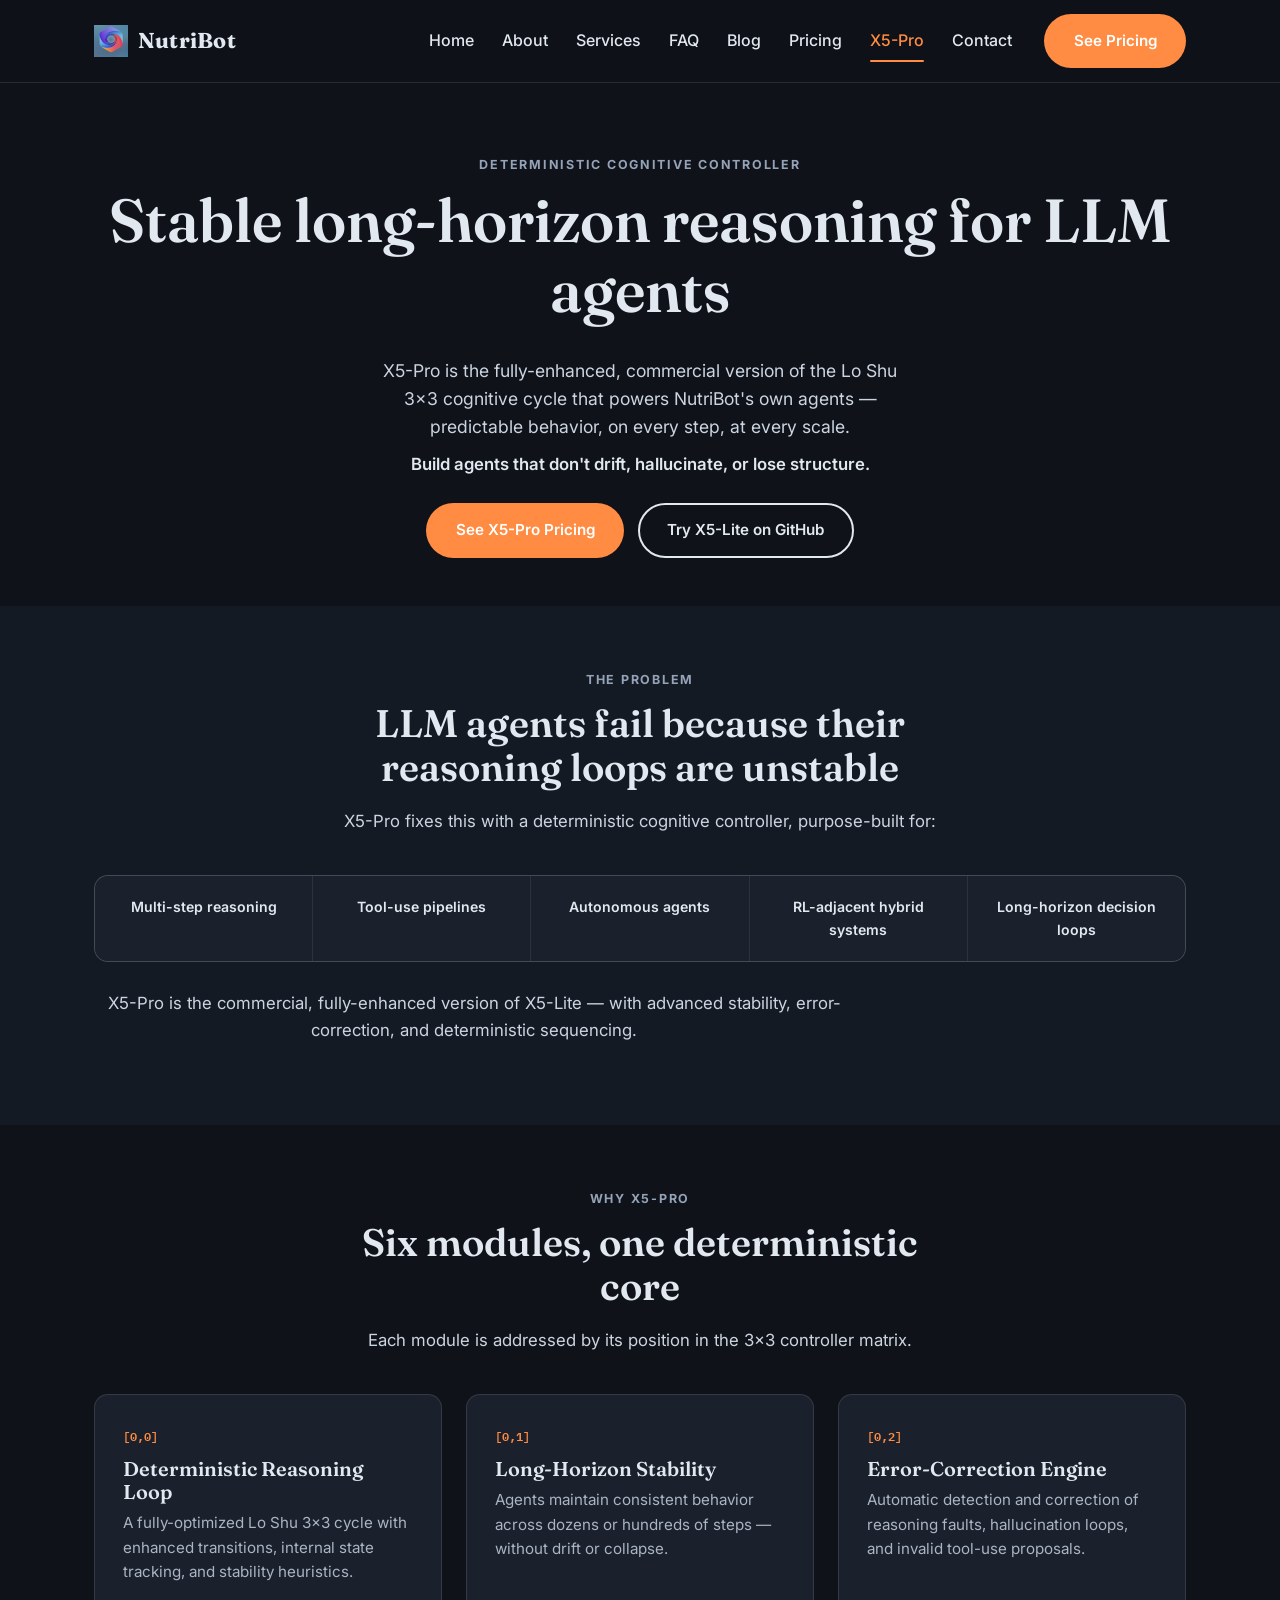
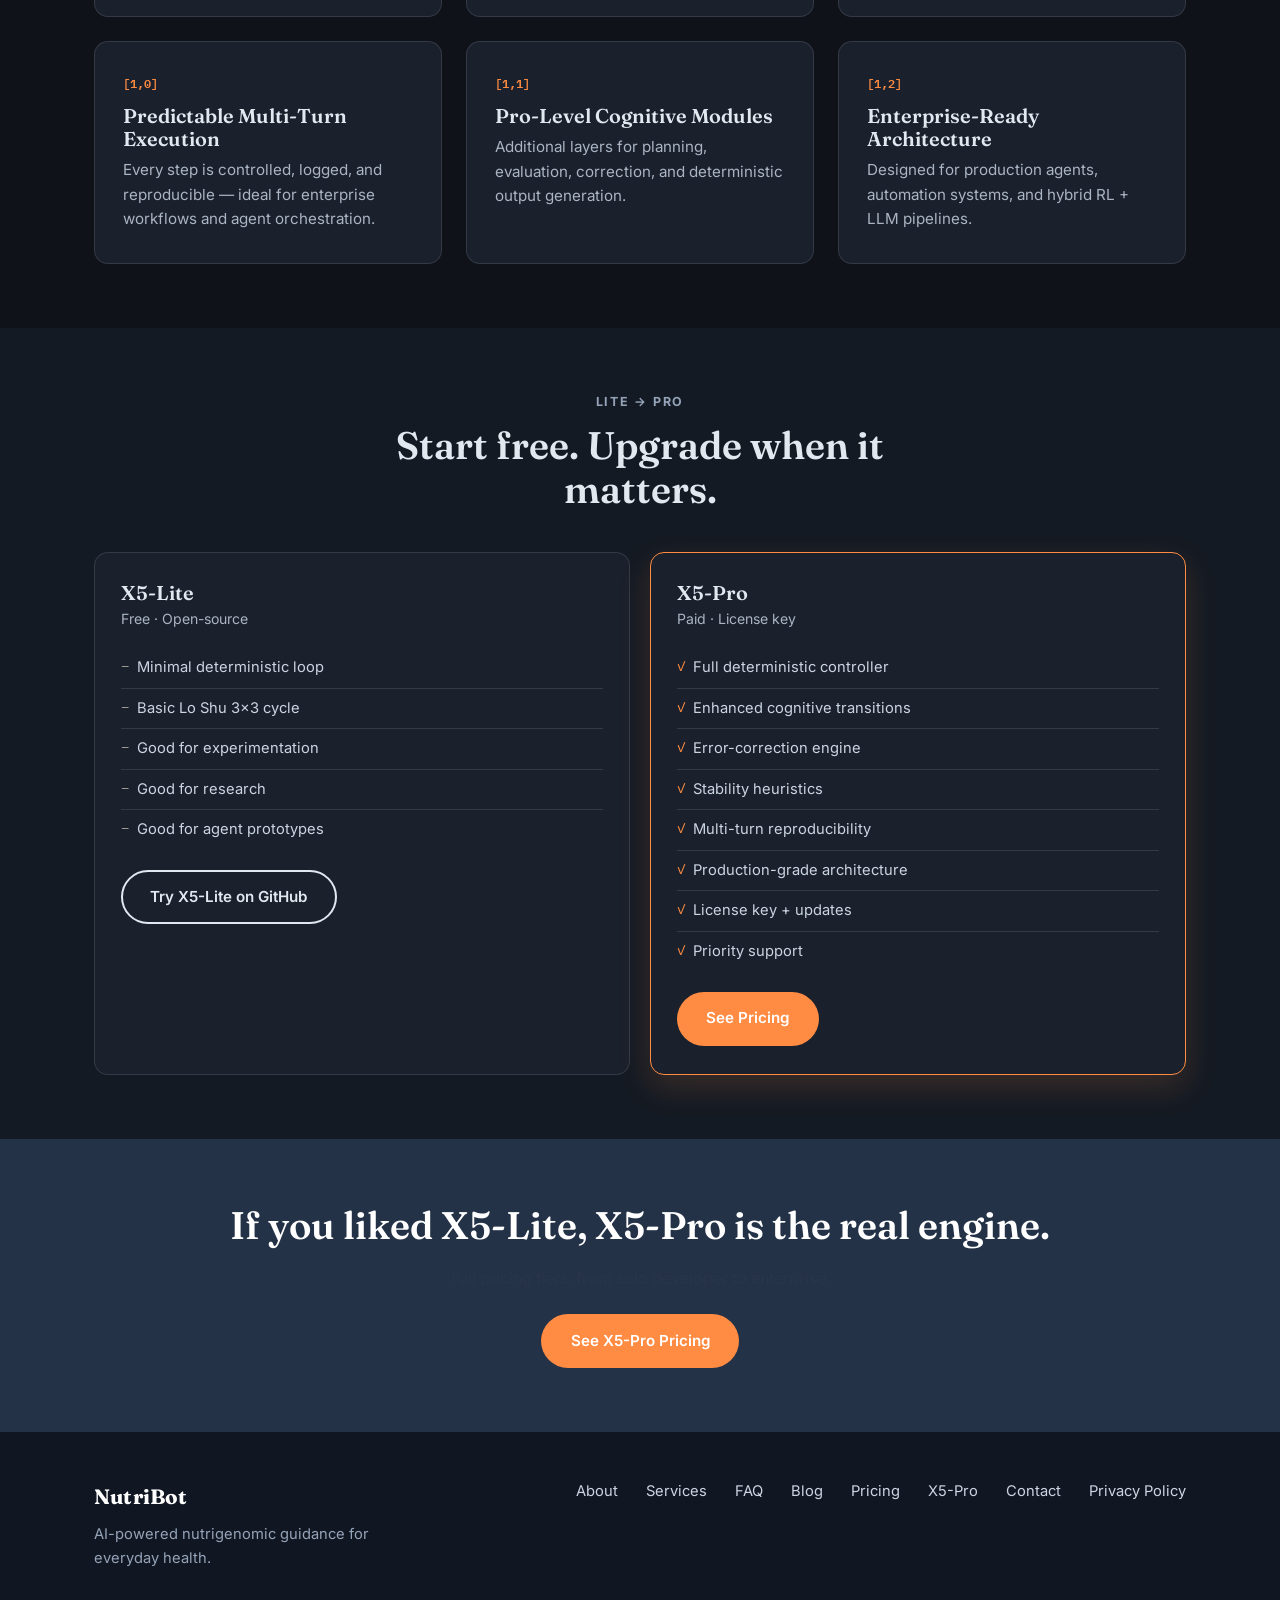
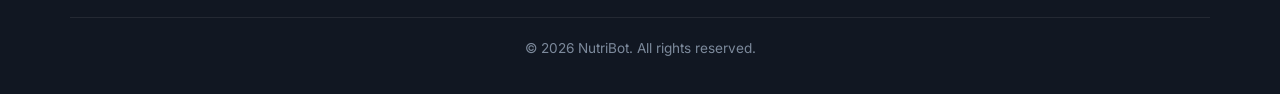
<file: x5-pro.html>
<!DOCTYPE html>
<html lang="en">
<head>
<meta charset="UTF-8">
<meta name="viewport" content="width=device-width, initial-scale=1.0">
<title>X5-Pro — Deterministic Cognitive Controller | NutriBot</title>
<link rel="icon" type="image/png" href="assets/logo.png">
<meta name="description" content="X5-Pro is a deterministic cognitive controller for LLM agents — stable long-horizon reasoning and predictable agent behavior, built on the Lo Shu 3×3 cognitive cycle.">
<link rel="preconnect" href="https://fonts.googleapis.com">
<link rel="preconnect" href="https://fonts.gstatic.com" crossorigin>
<link href="https://fonts.googleapis.com/css2?family=Fraunces:opsz,wght@9..144,400;9..144,500;9..144,600;9..144,700&family=Inter:wght@400;500;600;700&family=IBM+Plex+Mono:wght@500;600&display=swap" rel="stylesheet">
<link rel="stylesheet" href="assets/style.css">
<style>
  .x5-hero{ text-align:center; }
  .x5-hero .hero-actions{ justify-content:center; }
  .x5-tag{
    font-size: 1.05rem; font-weight:600; color: var(--forest);
    max-width: 640px; margin: 0.6em auto 0;
  }
  .cap-grid{
    display:grid; grid-template-columns: repeat(5, 1fr); gap:1px;
    background: var(--line); border:1px solid var(--line);
    border-radius: var(--radius); overflow:hidden; margin-top: 28px;
  }
  .cap-item{
    background:#1A202C; padding: 20px 14px; text-align:center;
    font-size: 0.88rem; font-weight:600; color: var(--forest);
  }
  .grid-coord{
    font-family: 'IBM Plex Mono', monospace;
    font-size: 0.78rem; color: var(--coral); font-weight:600;
    margin-bottom: 10px; display:block;
  }
  .compare-grid{
    display:grid; grid-template-columns: 1fr 1fr; gap:20px;
    margin-top: 8px;
  }
  .compare-col{
    background:#1A202C; border:1px solid var(--line); border-radius: var(--radius);
    padding: 28px 26px;
  }
  .compare-col.pro{ border-color: var(--coral); box-shadow: 0 12px 32px rgba(255,140,66,0.16); }
  .compare-col h3{ margin-bottom: 4px; }
  .compare-col .tagline{ color:#AAB4C3; font-size:0.88rem; margin-bottom: 18px; }
  .compare-col ul{ list-style:none; padding:0; margin:0; }
  .compare-col li{
    padding: 8px 0; border-bottom: 1px solid var(--line);
    font-size: 0.92rem; color:#CBD5E1; display:flex; gap:8px; align-items:flex-start;
  }
  .compare-col li:last-child{ border-bottom:none; }
  .mark{ font-family:'IBM Plex Mono', monospace; font-size:0.85rem; flex-shrink:0; }
  .lite .mark{ color:#9a9a91; }
  .pro .mark{ color: var(--coral); }
  @media (max-width: 900px){
    .cap-grid{ grid-template-columns: repeat(2,1fr); }
    .compare-grid{ grid-template-columns:1fr; }
  }
</style>
</head>
<body>

<header class="site-header">
  <div class="container header-inner">
    <a href="index.html" class="logo">
      <img class="logo-mark" src="assets/logo.png" alt="" width="34" height="34">
      <span class="logo-text">NutriBot</span>
    </a>
    <nav class="main-nav" aria-label="Primary">
      <a href="index.html">Home</a>
      <a href="about.html">About</a>
      <a href="services.html">Services</a>
      <a href="faq.html">FAQ</a>
      <a href="blog.html">Blog</a>
      <a href="pricing_1.html">Pricing</a>
      <a href="x5-pro.html" class="active">X5-Pro</a>
      <a href="contact.html">Contact</a>
    </nav>
    <a href="pricing_1.html" class="btn btn-primary nav-cta">See Pricing</a>
    <button class="nav-toggle" aria-label="Toggle menu" aria-expanded="false">
      <span></span><span></span><span></span>
    </button>
  </div>
</header>

<!-- HERO -->
<section class="hero x5-hero">
  <div class="container">
    <p class="eyebrow">Deterministic Cognitive Controller</p>
    <h1>Stable long-horizon reasoning for LLM agents</h1>
    <p class="hero-sub" style="margin:0 auto;">X5-Pro is the fully-enhanced, commercial version of the Lo Shu 3×3 cognitive cycle that powers NutriBot's own agents — predictable behavior, on every step, at every scale.</p>
    <p class="x5-tag">Build agents that don't drift, hallucinate, or lose structure.</p>
    <div class="hero-actions">
      <a href="pricing_1.html" class="btn btn-primary">See X5-Pro Pricing</a>
      <a href="#lite" class="btn btn-ghost">Try X5-Lite on GitHub</a>
    </div>
  </div>
</section>

<!-- PROBLEM / CAPABILITIES -->
<section class="section section-alt">
  <div class="container">
    <div class="section-head">
      <p class="eyebrow">The Problem</p>
      <h2>LLM agents fail because their reasoning loops are unstable</h2>
      <p class="lead">X5-Pro fixes this with a deterministic cognitive controller, purpose-built for:</p>
    </div>
    <div class="cap-grid">
      <div class="cap-item">Multi-step reasoning</div>
      <div class="cap-item">Tool-use pipelines</div>
      <div class="cap-item">Autonomous agents</div>
      <div class="cap-item">RL-adjacent hybrid systems</div>
      <div class="cap-item">Long-horizon decision loops</div>
    </div>
    <div class="intro-block" style="margin-top:28px;">
      <p class="lead">X5-Pro is the commercial, fully-enhanced version of X5-Lite — with advanced stability, error-correction, and deterministic sequencing.</p>
    </div>
  </div>
</section>

<!-- WHY X5-PRO -->
<section class="section">
  <div class="container">
    <div class="section-head">
      <p class="eyebrow">Why X5-Pro</p>
      <h2>Six modules, one deterministic core</h2>
      <p class="lead">Each module is addressed by its position in the 3×3 controller matrix.</p>
    </div>
    <div class="card-grid" style="grid-template-columns: repeat(3, 1fr);">
      <div class="card">
        <span class="grid-coord">[0,0]</span>
        <h3>Deterministic Reasoning Loop</h3>
        <p>A fully-optimized Lo Shu 3×3 cycle with enhanced transitions, internal state tracking, and stability heuristics.</p>
      </div>
      <div class="card">
        <span class="grid-coord">[0,1]</span>
        <h3>Long-Horizon Stability</h3>
        <p>Agents maintain consistent behavior across dozens or hundreds of steps — without drift or collapse.</p>
      </div>
      <div class="card">
        <span class="grid-coord">[0,2]</span>
        <h3>Error-Correction Engine</h3>
        <p>Automatic detection and correction of reasoning faults, hallucination loops, and invalid tool-use proposals.</p>
      </div>
      <div class="card">
        <span class="grid-coord">[1,0]</span>
        <h3>Predictable Multi-Turn Execution</h3>
        <p>Every step is controlled, logged, and reproducible — ideal for enterprise workflows and agent orchestration.</p>
      </div>
      <div class="card">
        <span class="grid-coord">[1,1]</span>
        <h3>Pro-Level Cognitive Modules</h3>
        <p>Additional layers for planning, evaluation, correction, and deterministic output generation.</p>
      </div>
      <div class="card">
        <span class="grid-coord">[1,2]</span>
        <h3>Enterprise-Ready Architecture</h3>
        <p>Designed for production agents, automation systems, and hybrid RL + LLM pipelines.</p>
      </div>
    </div>
  </div>
</section>

<!-- LITE VS PRO -->
<section class="section section-alt" id="lite">
  <div class="container">
    <div class="section-head">
      <p class="eyebrow">Lite → Pro</p>
      <h2>Start free. Upgrade when it matters.</h2>
    </div>
    <div class="compare-grid">
      <div class="compare-col lite">
        <h3>X5-Lite</h3>
        <p class="tagline">Free · Open-source</p>
        <ul>
          <li><span class="mark">–</span>Minimal deterministic loop</li>
          <li><span class="mark">–</span>Basic Lo Shu 3×3 cycle</li>
          <li><span class="mark">–</span>Good for experimentation</li>
          <li><span class="mark">–</span>Good for research</li>
          <li><span class="mark">–</span>Good for agent prototypes</li>
        </ul>
        <div style="margin-top:20px;">
          <a href="#" class="btn btn-ghost">Try X5-Lite on GitHub</a>
        </div>
      </div>
      <div class="compare-col pro">
        <h3>X5-Pro</h3>
        <p class="tagline">Paid · License key</p>
        <ul>
          <li><span class="mark">✓</span>Full deterministic controller</li>
          <li><span class="mark">✓</span>Enhanced cognitive transitions</li>
          <li><span class="mark">✓</span>Error-correction engine</li>
          <li><span class="mark">✓</span>Stability heuristics</li>
          <li><span class="mark">✓</span>Multi-turn reproducibility</li>
          <li><span class="mark">✓</span>Production-grade architecture</li>
          <li><span class="mark">✓</span>License key + updates</li>
          <li><span class="mark">✓</span>Priority support</li>
        </ul>
        <div style="margin-top:20px;">
          <a href="pricing_1.html" class="btn btn-primary">See Pricing</a>
        </div>
      </div>
    </div>
  </div>
</section>

<!-- FINAL CTA -->
<section class="cta-band">
  <div class="container cta-inner">
    <h2>If you liked X5-Lite, X5-Pro is the real engine.</h2>
    <p>Full pricing tiers, from solo developer to enterprise.</p>
    <a href="pricing_1.html" class="btn btn-primary">See X5-Pro Pricing</a>
  </div>
</section>

<footer class="site-footer">
  <div class="container footer-inner">
    <div class="footer-brand">
      <span class="logo-text">NutriBot</span>
      <p>AI-powered nutrigenomic guidance for everyday health.</p>
    </div>
    <nav class="footer-nav" aria-label="Footer">
      <a href="about.html">About</a>
      <a href="services.html">Services</a>
      <a href="faq.html">FAQ</a>
      <a href="blog.html">Blog</a>
      <a href="pricing_1.html">Pricing</a>
      <a href="x5-pro.html">X5-Pro</a>
      <a href="contact.html">Contact</a>
      <a href="privacy.html">Privacy Policy</a>
    </nav>
  </div>
  <div class="container footer-bottom">
    <p>&copy; 2026 NutriBot. All rights reserved.</p>
  </div>
</footer>

<script src="assets/script.js"></script>
</body>
</html>
</file>
<file: assets/style.css>
/* =========================================
   NutriBot — Tokens
   ========================================= */
:root{
  --forest: #E2E8F0;
  --forest-light: #243247;
  --cream: #0F1218;
  --sage: #94A3B8;
  --sage-light: #293549;
  --coral: #FF8C42;
  --charcoal: #E2E8F0;
  --line: rgba(226,232,240,0.12);

  --font-display: 'Fraunces', serif;
  --font-body: 'Inter', sans-serif;

  --radius: 14px;
  --max: 1140px;
}

*{ box-sizing: border-box; }
html{ scroll-behavior: smooth; }

body{
  margin:0;
  font-family: var(--font-body);
  color: var(--charcoal);
  background: var(--cream);
  line-height: 1.6;
  -webkit-font-smoothing: antialiased;
}

h1,h2,h3,h4{
  font-family: var(--font-display);
  color: var(--forest);
  line-height: 1.15;
  margin: 0 0 0.5em;
  font-weight: 600;
}

h1{ font-size: clamp(2.4rem, 5vw, 3.8rem); font-weight: 600; }
h2{ font-size: clamp(1.7rem, 3vw, 2.4rem); }
h3{ font-size: 1.25rem; }

p{ margin: 0 0 1em; }

a{ color: var(--forest); text-decoration: none; }

.container{
  max-width: var(--max);
  margin: 0 auto;
  padding: 0 24px;
}

img{ max-width: 100%; display:block; }

/* =========================================
   Buttons
   ========================================= */
.btn{
  display:inline-flex;
  align-items:center;
  gap:8px;
  padding: 0.85em 1.8em;
  border-radius: 999px;
  font-weight: 600;
  font-size: 0.95rem;
  transition: transform 0.15s ease, box-shadow 0.15s ease, background 0.15s ease, color 0.15s ease;
  border: 2px solid transparent;
}
.btn-primary{
  background: var(--coral);
  color: #fff;
}
.btn-primary:hover{
  background: #F07832;
  transform: translateY(-1px);
}
.btn-ghost{
  border-color: var(--forest);
  color: var(--forest);
  background: transparent;
}
.btn-ghost:hover{
  background: var(--forest);
  color: #0F1218;
}

/* =========================================
   Header
   ========================================= */
.site-header{
  position: sticky;
  top:0;
  z-index: 50;
  background: rgba(15,18,24,0.92);
  backdrop-filter: blur(8px);
  border-bottom: 1px solid var(--line);
}
.header-inner{
  display:flex;
  align-items:center;
  gap: 32px;
  padding-top: 14px;
  padding-bottom: 14px;
}
.logo{
  display:flex;
  align-items:center;
  gap:10px;
  color: var(--forest);
  font-family: var(--font-display);
}
.logo-mark{ color: var(--forest); display:flex; width:34px; height:34px; object-fit:contain; }
.logo-text{
  font-size: 1.35rem;
  font-weight: 700;
  letter-spacing: 0.01em;
}
.main-nav{
  display:flex;
  gap: 28px;
  margin-left: auto;
  font-weight: 500;
}
.main-nav a{
  color: var(--charcoal);
  position: relative;
  padding: 4px 0;
}
.main-nav a:hover, .main-nav a.active{
  color: var(--coral);
}
.main-nav a.active::after{
  content:'';
  position:absolute;
  left:0; right:0; bottom:-4px;
  height: 2px;
  background: var(--coral);
  border-radius: 2px;
}
.nav-cta{ flex-shrink:0; }

.nav-toggle{
  display:none;
  flex-direction:column;
  justify-content:center;
  gap:5px;
  width: 34px;
  height: 34px;
  background:none;
  border:none;
  cursor:pointer;
  margin-left: 8px;
}
.nav-toggle span{
  display:block;
  height: 2px;
  width: 100%;
  background: var(--forest);
  border-radius: 2px;
}

/* =========================================
   Hero
   ========================================= */
.hero{
  padding: 72px 0 48px;
  overflow:hidden;
}
.hero-inner{
  display:grid;
  grid-template-columns: 1.2fr 0.8fr;
  align-items:center;
  gap: 48px;
}
.eyebrow{
  text-transform: uppercase;
  letter-spacing: 0.14em;
  font-size: 0.78rem;
  font-weight: 700;
  color: var(--sage);
  margin-bottom: 0.9em;
}
.hero-sub{
  font-size: 1.1rem;
  max-width: 520px;
  color: #CBD5E1;
}
.hero-actions{
  display:flex;
  gap: 14px;
  margin-top: 1.6em;
  flex-wrap: wrap;
}
.hero-visual{
  display:flex;
  justify-content:center;
}
.helix{
  max-width: 260px;
  height: auto;
}

/* =========================================
   Sections
   ========================================= */
.section{ padding: 64px 0; }
.section-alt{ background: #141A23; }

.section-head{
  max-width: 640px;
  margin: 0 auto 40px;
  text-align:center;
}
.section-head .eyebrow{ text-align:center; }
.lead{
  font-size: 1.05rem;
  color: #CBD5E1;
}

.intro-block{
  max-width: 760px;
  text-align:center;
}
.intro-block h2{ margin-bottom: 0.6em; }

/* =========================================
   Chatbot embed
   ========================================= */
.chatbot-section{ text-align:center; }
.chatbot-frame-wrap{
  border: 1px solid var(--line);
  border-radius: var(--radius);
  overflow:hidden;
  box-shadow: 0 12px 32px rgba(0,0,0,0.30);
  background:#1A202C;
}
.chatbot-frame{
  width: 100%;
  height: 640px;
  border: none;
  display:block;
}
.chatbot-fallback{
  margin-top: 16px;
  font-size: 0.9rem;
  color: #AAB4C3;
}
.chatbot-fallback a{
  font-weight: 600;
  color: var(--coral);
}

/* =========================================
   Cards / Features / News
   ========================================= */
.card-grid{
  display:grid;
  grid-template-columns: repeat(3, 1fr);
  gap: 24px;
}
.card{
  background:#1A202C;
  border-radius: var(--radius);
  padding: 32px 28px;
  border: 1px solid var(--line);
  transition: transform 0.18s ease, box-shadow 0.18s ease;
}
.card:hover{
  transform: translateY(-4px);
  box-shadow: 0 16px 36px rgba(0,0,0,0.35);
}
.card-icon{
  width: 52px; height: 52px;
  border-radius: 12px;
  background: var(--sage-light);
  color: var(--forest);
  display:flex; align-items:center; justify-content:center;
  margin-bottom: 18px;
}
.card h3{ margin-bottom: 0.4em; }
.card p{ color:#AAB4C3; margin:0; font-size: 0.95rem; }

.feature-grid{
  display:grid;
  grid-template-columns: repeat(3, 1fr);
  gap: 32px;
}
.feature h3{
  border-top: 3px solid var(--coral);
  padding-top: 16px;
  margin-bottom: 0.5em;
}
.feature p{ color:#AAB4C3; font-size:0.95rem; }

.news-grid{
  display:grid;
  grid-template-columns: repeat(3, 1fr);
  gap: 24px;
}
.news-card{
  display:block;
  border-radius: var(--radius);
  overflow:hidden;
  background:#1A202C;
  border: 1px solid var(--line);
  transition: transform 0.18s ease, box-shadow 0.18s ease;
}
.news-card:hover{
  transform: translateY(-4px);
  box-shadow: 0 16px 36px rgba(0,0,0,0.35);
}
.news-thumb{ height: 160px; }
.news-body{ padding: 18px 20px; }
.news-date{
  font-size: 0.78rem;
  text-transform: uppercase;
  letter-spacing: 0.1em;
  color: var(--sage);
  font-weight: 700;
}
.news-body h3{
  margin: 0.5em 0 0;
  font-size: 1.05rem;
  color: var(--forest);
}
.news-more{
  text-align:center;
  margin-top: 36px;
}

/* =========================================
   CTA band
   ========================================= */
.cta-band{
  background: var(--forest-light);
  color: #fff;
  padding: 64px 0;
}
.cta-inner{
  text-align:center;
}
.cta-band h2{ color: #fff; }
.cta-band p{ color: var(--sage-light); margin-bottom: 1.4em; }

/* =========================================
   Footer
   ========================================= */
.site-footer{
  background: #111722;
  color: #CBD5E1;
  padding-top: 48px;
}
.footer-inner{
  display:flex;
  justify-content:space-between;
  flex-wrap:wrap;
  gap: 32px;
  padding-bottom: 32px;
  border-bottom: 1px solid rgba(255,255,255,0.08);
}
.footer-brand .logo-text{
  font-family: var(--font-display);
  font-size: 1.3rem;
  color: #fff;
}
.footer-brand p{
  margin-top: 10px;
  max-width: 280px;
  color: #94A3B8;
  font-size: 0.92rem;
}
.footer-nav{
  display:flex;
  flex-wrap:wrap;
  gap: 20px 28px;
}
.footer-nav a{
  color: #CBD5E1;
  font-size: 0.92rem;
}
.footer-nav a:hover{ color: #fff; }
.footer-bottom{
  padding: 20px 0;
  font-size: 0.85rem;
  color: #7C899B;
  text-align:center;
}

/* =========================================
   Page header (sub-pages)
   ========================================= */
.page-hero{
  padding: 56px 0 40px;
  text-align:center;
}
.page-hero .eyebrow{ text-align:center; }

/* =========================================
   Responsive
   ========================================= */
@media (max-width: 900px){
  .hero-inner{
    grid-template-columns: 1fr;
    text-align:center;
  }
  .hero-sub{ margin: 0 auto; }
  .hero-actions{ justify-content:center; }
  .hero-visual{ order:-1; }
  .helix{ max-width: 180px; }

  .card-grid, .feature-grid, .news-grid{
    grid-template-columns: 1fr;
  }

  .main-nav{
    position:absolute;
    top: 100%;
    left:0; right:0;
    background: var(--cream);
    border-bottom: 1px solid var(--line);
    flex-direction:column;
    gap: 0;
    padding: 8px 24px 16px;
    display:none;
  }
  .main-nav.open{ display:flex; }
  .main-nav a{ padding: 12px 0; border-bottom: 1px solid var(--line); }
  .main-nav a:last-child{ border-bottom:none; }
  .nav-cta{ display:none; }
  .nav-toggle{ display:flex; }

  .chatbot-frame{ height: 520px; }
}

@media (max-width: 520px){
  .header-inner{ gap: 12px; }
  .logo-text{ font-size: 1.1rem; }
  .footer-inner{ flex-direction:column; }
}
</file>
